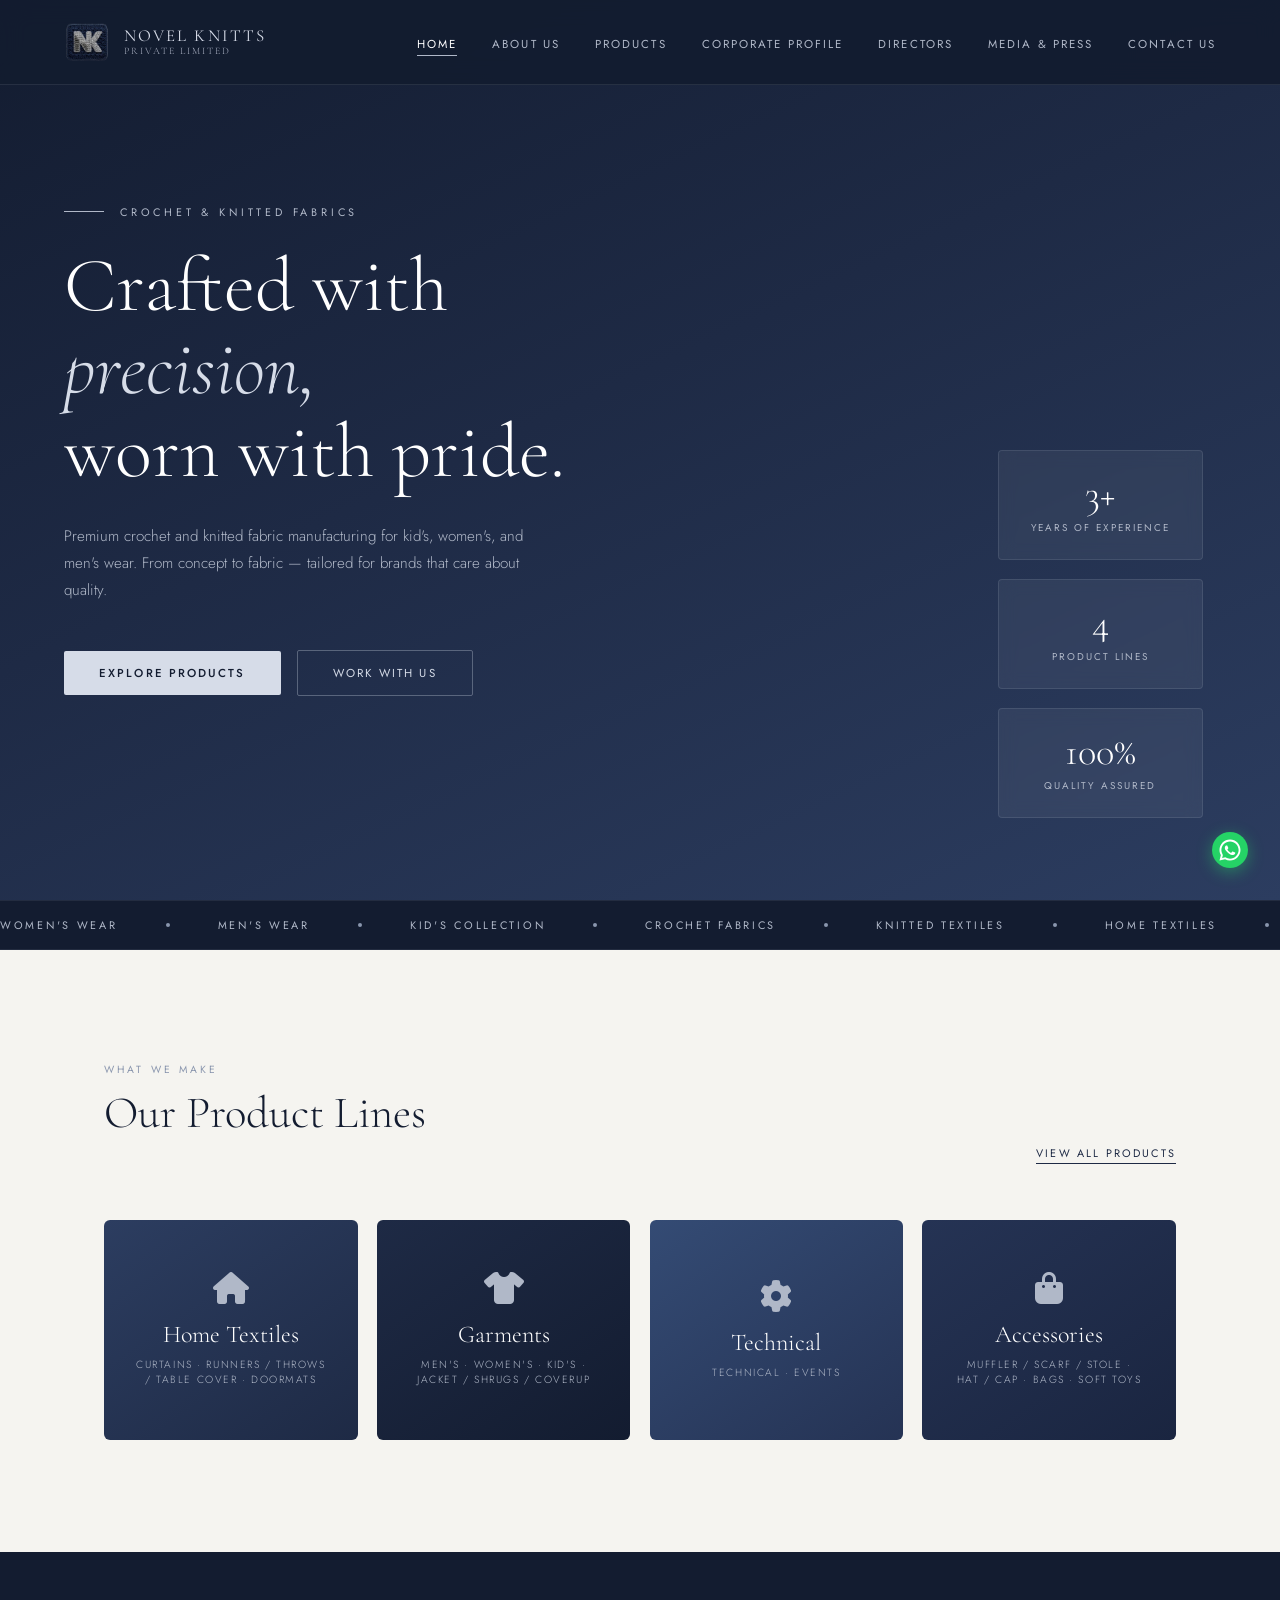
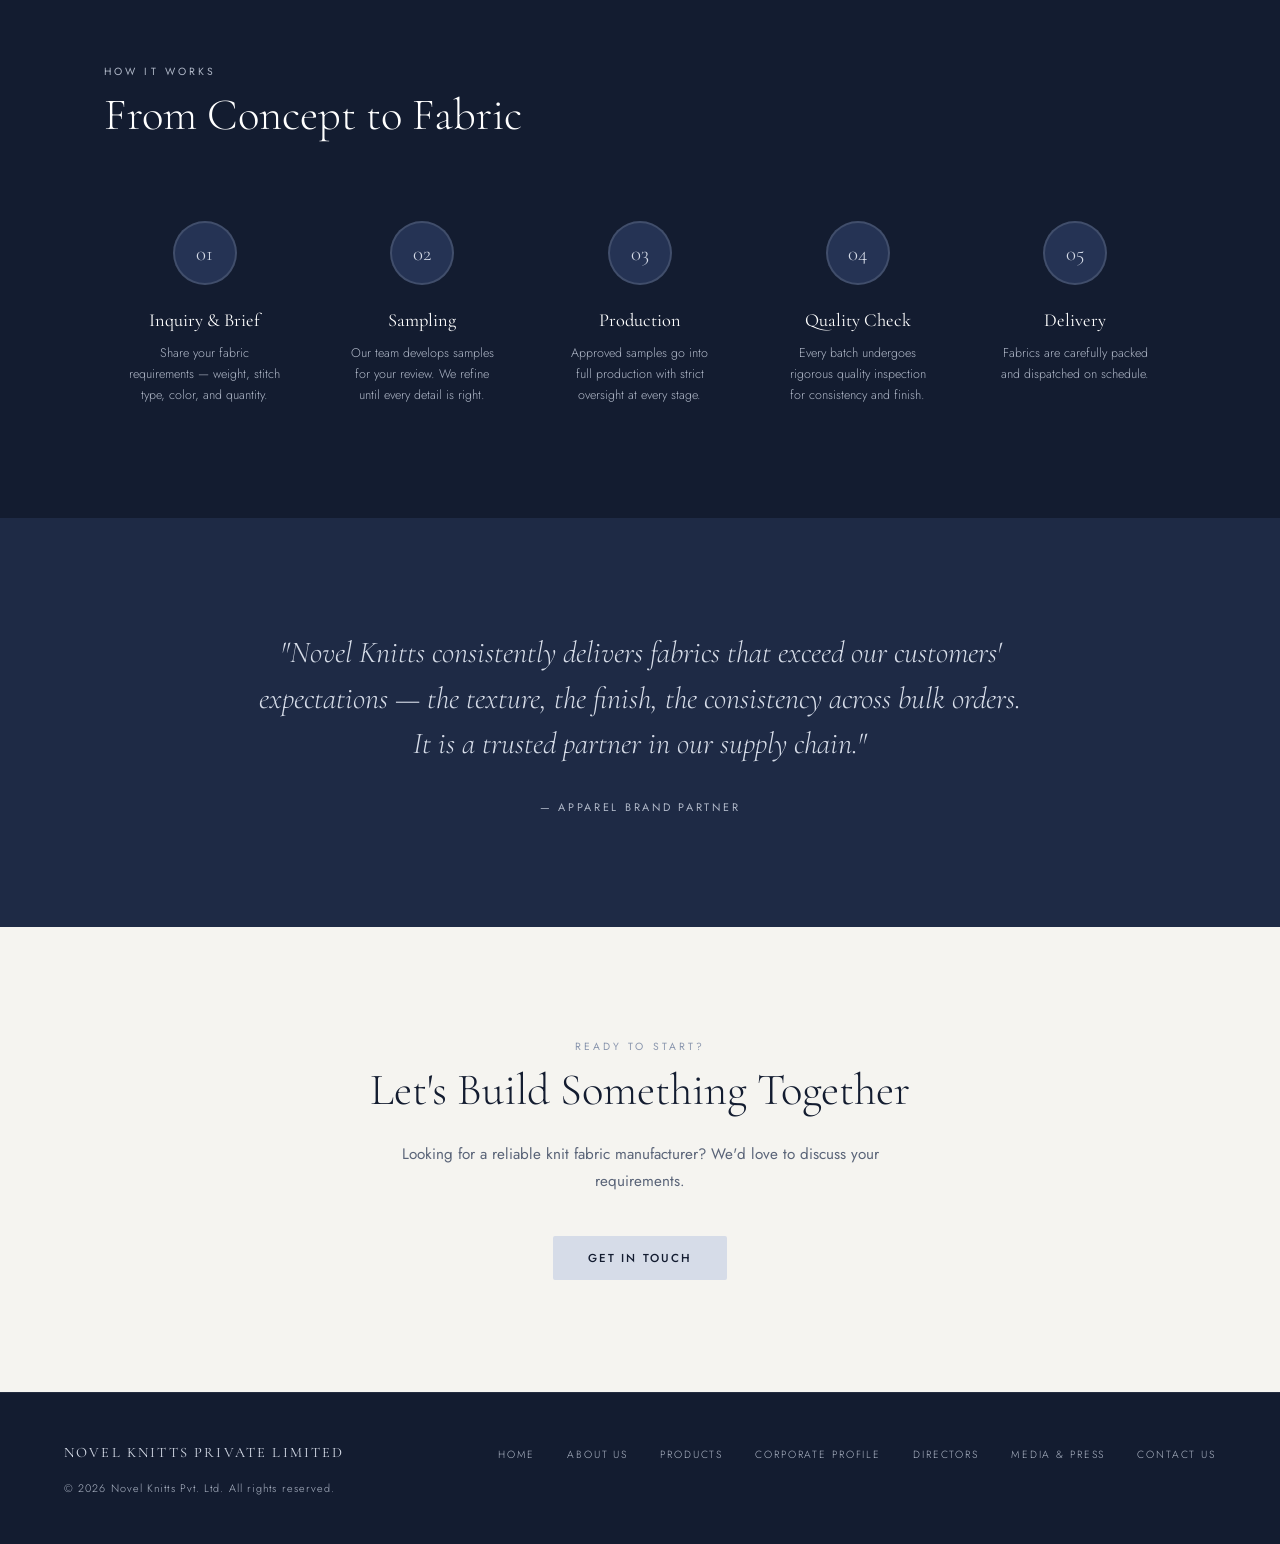
<file: index.html>
<!DOCTYPE html>
<html lang="en">
<head>
  <meta charset="UTF-8"/>
  <link rel="icon" type="image/png" sizes="32x32" href="logo.png"/>
  <link rel="icon" type="image/png" sizes="16x16" href="logo.png"/>
  <link rel="apple-touch-icon" href="logo.png"/>
  <meta name="google-site-verification" content="wB2t5zb90YR2Ey2p0M3j-EXZ-r_NXPEa5HOiyEDlV1o" />
  <meta name="description" content="Novel Knitts Private Limited — Premium crochet fabric manufacturer based in Surat, Gujarat. Supplying garments, home textiles, and more across India."/>
  <meta name="keywords" content="crochet fabric, knitted fabric, textile manufacturer, Surat, Gujarat, Novel Knitts, garments, home textiles, premium fabric"/>
  <meta name="author" content="Novel Knitts Private Limited"/>
  <meta property="og:title" content="Novel Knitts Private Limited"/>
  <meta property="og:description" content="Novel Knitts Private Limited — Premium crochet fabric manufacturer based in Surat, Gujarat. Supplying garments, home textiles, and more across India."/>
  <meta property="og:type" content="website"/>
  
  <meta name="viewport" content="width=device-width, initial-scale=1.0"/>
  <title>Novel Knitts Private Limited</title>
  <link href="https://fonts.googleapis.com/css2?family=Cormorant+Garamond:ital,wght@0,300;0,400;0,600;1,300;1,400&family=Jost:wght@200;300;400;500&display=swap" rel="stylesheet"/>
  <link rel="stylesheet" href="https://cdnjs.cloudflare.com/ajax/libs/font-awesome/6.5.0/css/all.min.css"/>
  <link rel="stylesheet" href="shared.css"/>
</head>
<body>

  <nav>
    <a class="nav-logo" href="index.html">
      <img src="logo.png" class="nav-logo-mark-img" alt="Novel Knitts Logo"/>
      <div class="nav-brand">Novel Knitts<span>Private Limited</span></div>
    </a>
    <ul class="nav-links">
      <li><a href="index.html" class="active">Home</a></li>
      <li><a href="about.html">About Us</a></li>
      <li><a href="products.html">Products</a></li>
      <li><a href="profile.html">Corporate Profile</a></li><li><a href="directors.html">Directors</a></li>
      <li><a href="media.html">Media &amp; Press</a></li>
      <li><a href="contact.html">Contact Us</a></li>
    </ul>
    <button class="hamburger" id="hamburgerBtn"><span></span><span></span><span></span></button>
  </nav>
  <div class="mobile-menu" id="mobileMenu">
    <a href="index.html" class="mobile-link active">Home</a>
    <a href="about.html" class="mobile-link">About Us</a>
    <a href="products.html" class="mobile-link">Products</a>
    <a href="profile.html" class="mobile-link">Corporate Profile</a>
    <a href="directors.html" class="mobile-link">Directors</a>
    <a href="media.html" class="mobile-link">Media &amp; Press</a>
    <a href="contact.html" class="mobile-link">Contact Us</a>
  </div>
  <div class="menu-overlay" id="menuOverlay"></div>

  <!-- HERO -->
  <section class="hero">
    <div class="hero-content">
      <p class="hero-eyebrow">Crochet &amp; Knitted Fabrics</p>
      <h1 class="hero-title">Crafted with<br/><em>precision,</em><br/>worn with pride.</h1>
      <p class="hero-desc">Premium crochet and knitted fabric manufacturing for kid's, women's, and men's wear. From concept to fabric — tailored for brands that care about quality.</p>
      <div class="hero-actions">
        <a href="products.html" class="btn-primary">Explore Products</a>
        <a href="contact.html" class="btn-outline">Work With Us</a>
      </div>
    </div>
    <div class="hero-right">
      <div class="hero-stat"><div class="hero-stat-num">3+</div><div class="hero-stat-label">Years of Experience</div></div>
      <div class="hero-stat"><div class="hero-stat-num">4</div><div class="hero-stat-label">Product Lines</div></div>
      <div class="hero-stat"><div class="hero-stat-num">100%</div><div class="hero-stat-label">Quality Assured</div></div>
    </div>
  </section>

  <!-- MARQUEE -->
  <div class="marquee-wrap">
    <div class="marquee-track">
      <span class="marquee-item">Women's Wear <span class="marquee-dot"></span></span>
      <span class="marquee-item">Men's Wear <span class="marquee-dot"></span></span>
      <span class="marquee-item">Kid's Collection <span class="marquee-dot"></span></span>
      <span class="marquee-item">Crochet Fabrics <span class="marquee-dot"></span></span>
      <span class="marquee-item">Knitted Textiles <span class="marquee-dot"></span></span>
      <span class="marquee-item">Home Textiles <span class="marquee-dot"></span></span>
      <span class="marquee-item">Custom Manufacturing <span class="marquee-dot"></span></span>
      <span class="marquee-item">Premium Quality <span class="marquee-dot"></span></span>
      <span class="marquee-item">Women's Wear <span class="marquee-dot"></span></span>
      <span class="marquee-item">Men's Wear <span class="marquee-dot"></span></span>
      <span class="marquee-item">Kid's Collection <span class="marquee-dot"></span></span>
      <span class="marquee-item">Crochet Fabrics <span class="marquee-dot"></span></span>
      <span class="marquee-item">Knitted Textiles <span class="marquee-dot"></span></span>
      <span class="marquee-item">Home Textiles <span class="marquee-dot"></span></span>
      <span class="marquee-item">Custom Manufacturing <span class="marquee-dot"></span></span>
      <span class="marquee-item">Premium Quality <span class="marquee-dot"></span></span>
    </div>
  </div>

  <!-- PRODUCT CATEGORIES PREVIEW -->
  <section class="section-pad bg-cream">
    <div class="container">
      <div class="section-header">
        <div>
          <p class="section-tag">What We Make</p>
          <h2 class="section-title">Our Product Lines</h2>
        </div>
        <a href="products.html" class="section-link">View All Products</a>
      </div>
      <div class="home-cat-grid">
        <a href="products.html" class="home-cat-card bg-navy1">
          <i class="fa-solid fa-house cat-icon"></i>
          <h3 class="home-cat-name">Home Textiles</h3>
          <p class="home-cat-sub">Curtains · Runners / Throws / Table Cover · Doormats</p>
        </a>
        <a href="products.html" class="home-cat-card bg-navy2">
          <i class="fa-solid fa-shirt cat-icon"></i>
          <h3 class="home-cat-name">Garments</h3>
          <p class="home-cat-sub">Men's · Women's · Kid's · Jacket / Shrugs / Coverup</p>
        </a>
        <a href="products.html" class="home-cat-card bg-navy3">
          <i class="fa-solid fa-gear cat-icon"></i>
          <h3 class="home-cat-name">Technical</h3>
          <p class="home-cat-sub">Technical · Events</p>
        </a>
        <a href="products.html" class="home-cat-card bg-navy4">
          <i class="fa-solid fa-bag-shopping cat-icon"></i>
          <h3 class="home-cat-name">Accessories</h3>
          <p class="home-cat-sub">Muffler / Scarf / Stole · Hat / Cap · Bags · Soft Toys</p>
        </a>
      </div>
    </div>
  </section>

  <!-- PROCESS -->
  <section class="section-pad bg-dark">
    <div class="container">
      <div class="section-header">
        <div>
          <p class="section-tag" style="color:var(--silver)">How It Works</p>
          <h2 class="section-title" style="color:var(--white)">From Concept to Fabric</h2>
        </div>
      </div>
      <div class="process-steps">
        <div class="process-step">
          <div class="step-num">01</div>
          <h3 class="step-title">Inquiry &amp; Brief</h3>
          <p class="step-desc">Share your fabric requirements — weight, stitch type, color, and quantity.</p>
        </div>
        <div class="process-step">
          <div class="step-num">02</div>
          <h3 class="step-title">Sampling</h3>
          <p class="step-desc">Our team develops samples for your review. We refine until every detail is right.</p>
        </div>
        <div class="process-step">
          <div class="step-num">03</div>
          <h3 class="step-title">Production</h3>
          <p class="step-desc">Approved samples go into full production with strict oversight at every stage.</p>
        </div>
        <div class="process-step">
          <div class="step-num">04</div>
          <h3 class="step-title">Quality Check</h3>
          <p class="step-desc">Every batch undergoes rigorous quality inspection for consistency and finish.</p>
        </div>
        <div class="process-step">
          <div class="step-num">05</div>
          <h3 class="step-title">Delivery</h3>
          <p class="step-desc">Fabrics are carefully packed and dispatched on schedule.</p>
        </div>
      </div>
    </div>
  </section>

  <!-- TESTIMONIAL -->
  <section class="section-pad bg-navy">
    <div class="container text-center">
      <p class="testimonial-text">"Novel Knitts consistently delivers fabrics that exceed our customers' expectations — the texture, the finish, the consistency across bulk orders. It is a trusted partner in our supply chain."</p>
      <p class="testimonial-author">— Apparel Brand Partner</p>
    </div>
  </section>

  <!-- CTA -->
  <section class="section-pad bg-cream">
    <div class="container text-center">
      <p class="section-tag">Ready to Start?</p>
      <h2 class="section-title" style="margin-bottom:1.5rem;">Let's Build Something Together</h2>
      <p style="font-size:0.95rem;color:#5a6478;max-width:500px;margin:0 auto 2.5rem;line-height:1.8;">Looking for a reliable knit fabric manufacturer? We'd love to discuss your requirements.</p>
      <a href="contact.html" class="btn-primary">Get In Touch</a>
    </div>
  </section>

  <!-- WHATSAPP -->
  <a href="https://wa.me/919993822323" target="_blank" class="whatsapp-btn" title="Chat on WhatsApp">
    <svg viewBox="0 0 48 48" width="36" height="36" xmlns="http://www.w3.org/2000/svg">
      <circle cx="24" cy="24" r="24" fill="#25D366"/>
      <path fill="white" d="M24 10C16.27 10 10 16.27 10 24c0 2.49.67 4.82 1.84 6.83L10 38l7.38-1.81A13.93 13.93 0 0 0 24 38c7.73 0 14-6.27 14-14S31.73 10 24 10zm0 25.5c-2.1 0-4.07-.57-5.76-1.56l-.41-.24-4.28 1.02.99-3.96-.27-.42A11.44 11.44 0 0 1 12.5 24c0-6.34 5.16-11.5 11.5-11.5S35.5 17.66 35.5 24 30.34 35.5 24 35.5zm6.29-8.43c-.34-.17-2.03-.99-2.35-1.1-.31-.11-.54-.17-.77.17-.23.34-.88 1.1-1.08 1.33-.2.23-.4.26-.74.09-.34-.17-1.44-.53-2.74-1.69-1.01-.9-1.7-2.01-1.9-2.35-.2-.34-.02-.52.15-.69.15-.15.34-.4.51-.6.17-.2.23-.34.34-.57.11-.23.06-.43-.03-.6-.09-.17-.77-1.85-1.05-2.53-.28-.67-.56-.58-.77-.59l-.65-.01c-.23 0-.6.09-.91.43-.31.34-1.19 1.16-1.19 2.83s1.22 3.28 1.39 3.51c.17.23 2.4 3.67 5.82 5.14.81.35 1.45.56 1.94.72.82.26 1.56.22 2.15.13.66-.1 2.03-.83 2.32-1.62.29-.8.29-1.48.2-1.62-.08-.14-.31-.23-.65-.4z"/>
    </svg>
  </a>

  <footer>
    <div class="footer-brand">Novel Knitts Private Limited</div>
    <ul class="footer-links">
      <li><a href="index.html">Home</a></li>
      <li><a href="about.html">About Us</a></li>
      <li><a href="products.html">Products</a></li>
      <li><a href="profile.html">Corporate Profile</a></li><li><a href="directors.html">Directors</a></li>
      <li><a href="media.html">Media &amp; Press</a></li>
      <li><a href="contact.html">Contact Us</a></li>
    </ul>
    <p class="footer-copy">© 2026 Novel Knitts Pvt. Ltd. All rights reserved.</p>
  </footer>

  <script src="shared.js"></script>

<style>
  [data-netlify-deploy-id], .netlify-badge, 
  a[href*="netlify.com"][style*="fixed"],
  div[style*="z-index: 99999"], div[style*="z-index:99999"],
  #netlify-dev-badge { 
    display:none!important; opacity:0!important; visibility:hidden!important; 
    pointer-events:none!important; height:0!important; width:0!important;
  }
</style>
<script>
  (function() {
    function removeNetlify() {
      document.querySelectorAll('*').forEach(function(el) {
        var style = el.getAttribute('style') || '';
        var href = el.getAttribute('href') || '';
        if ((style.includes('fixed') || style.includes('z-index')) && href.includes('netlify')) {
          el.parentElement && el.parentElement.remove();
        }
      });
    }
    setTimeout(removeNetlify, 500);
    setTimeout(removeNetlify, 1500);
    setTimeout(removeNetlify, 3000);
    var obs = new MutationObserver(removeNetlify);
    obs.observe(document.body, {childList:true, subtree:true});
  })();
</script>
</body>
</html>
</file>
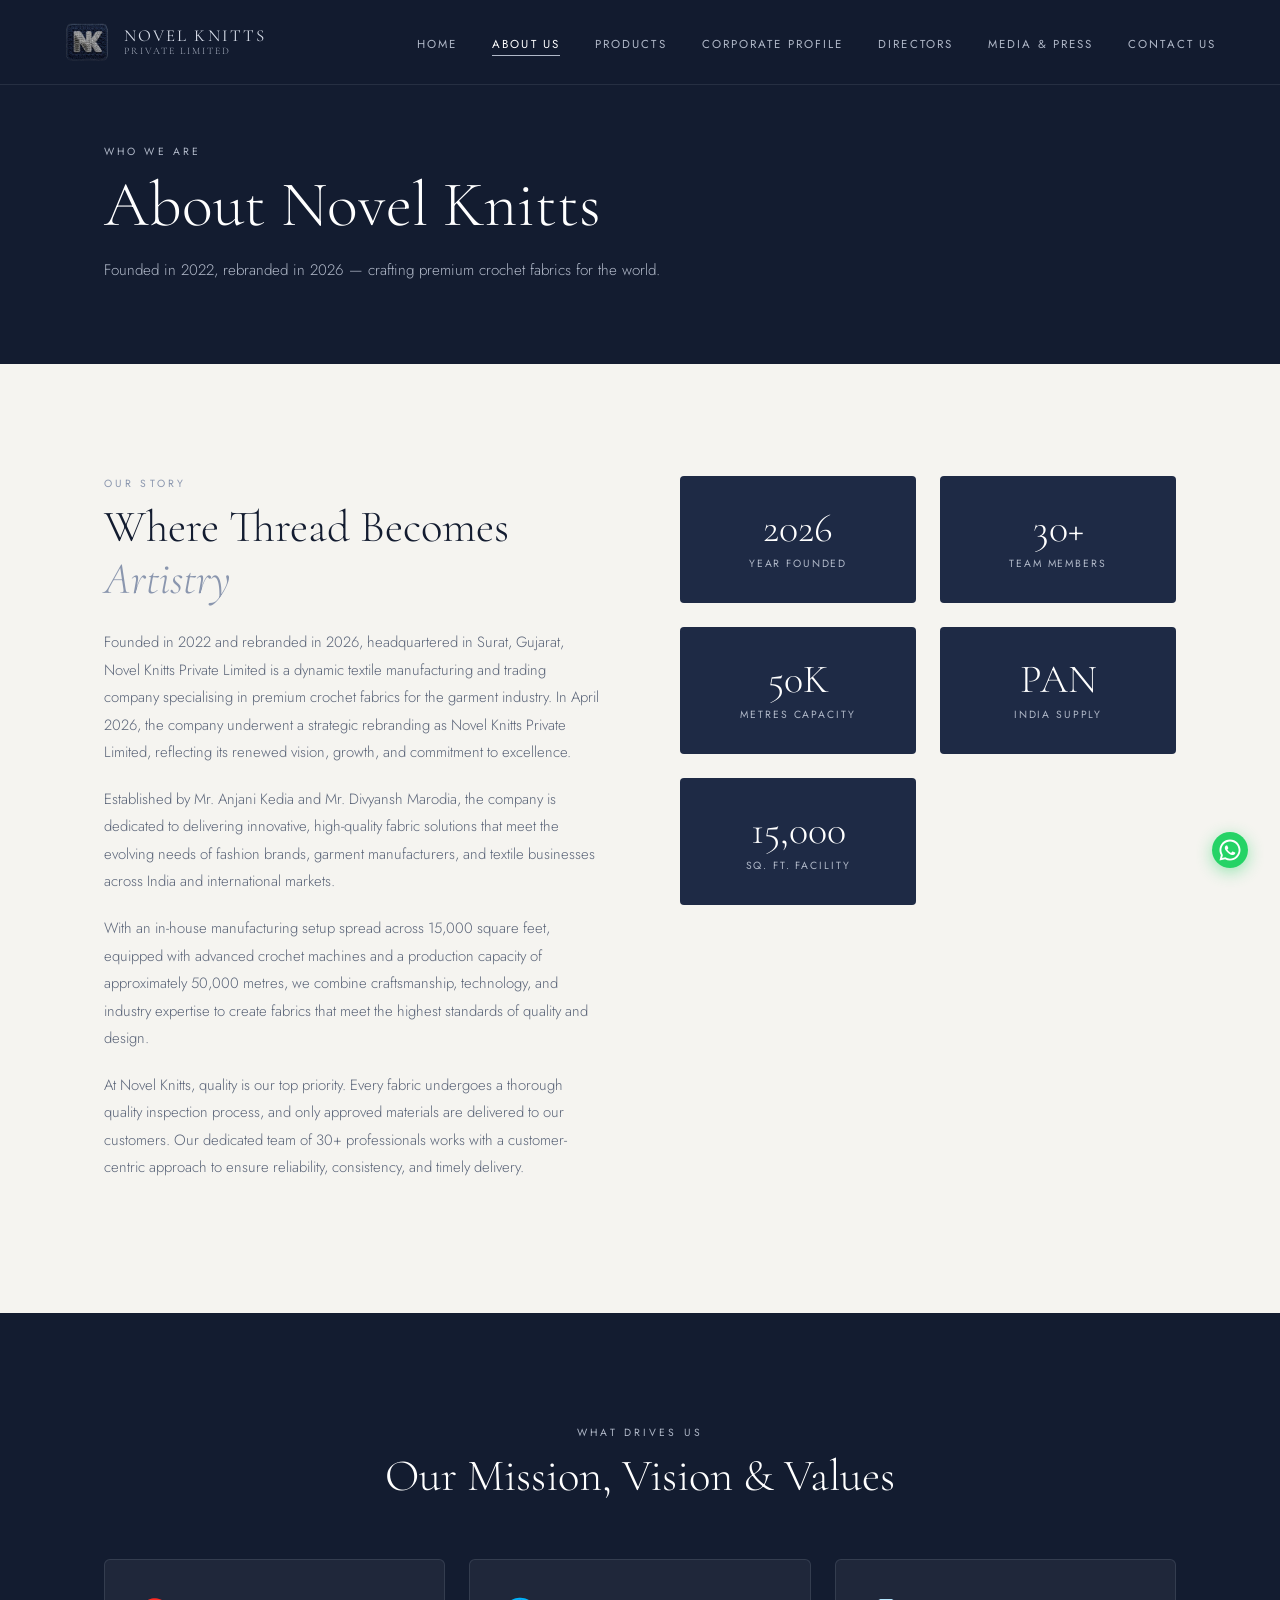
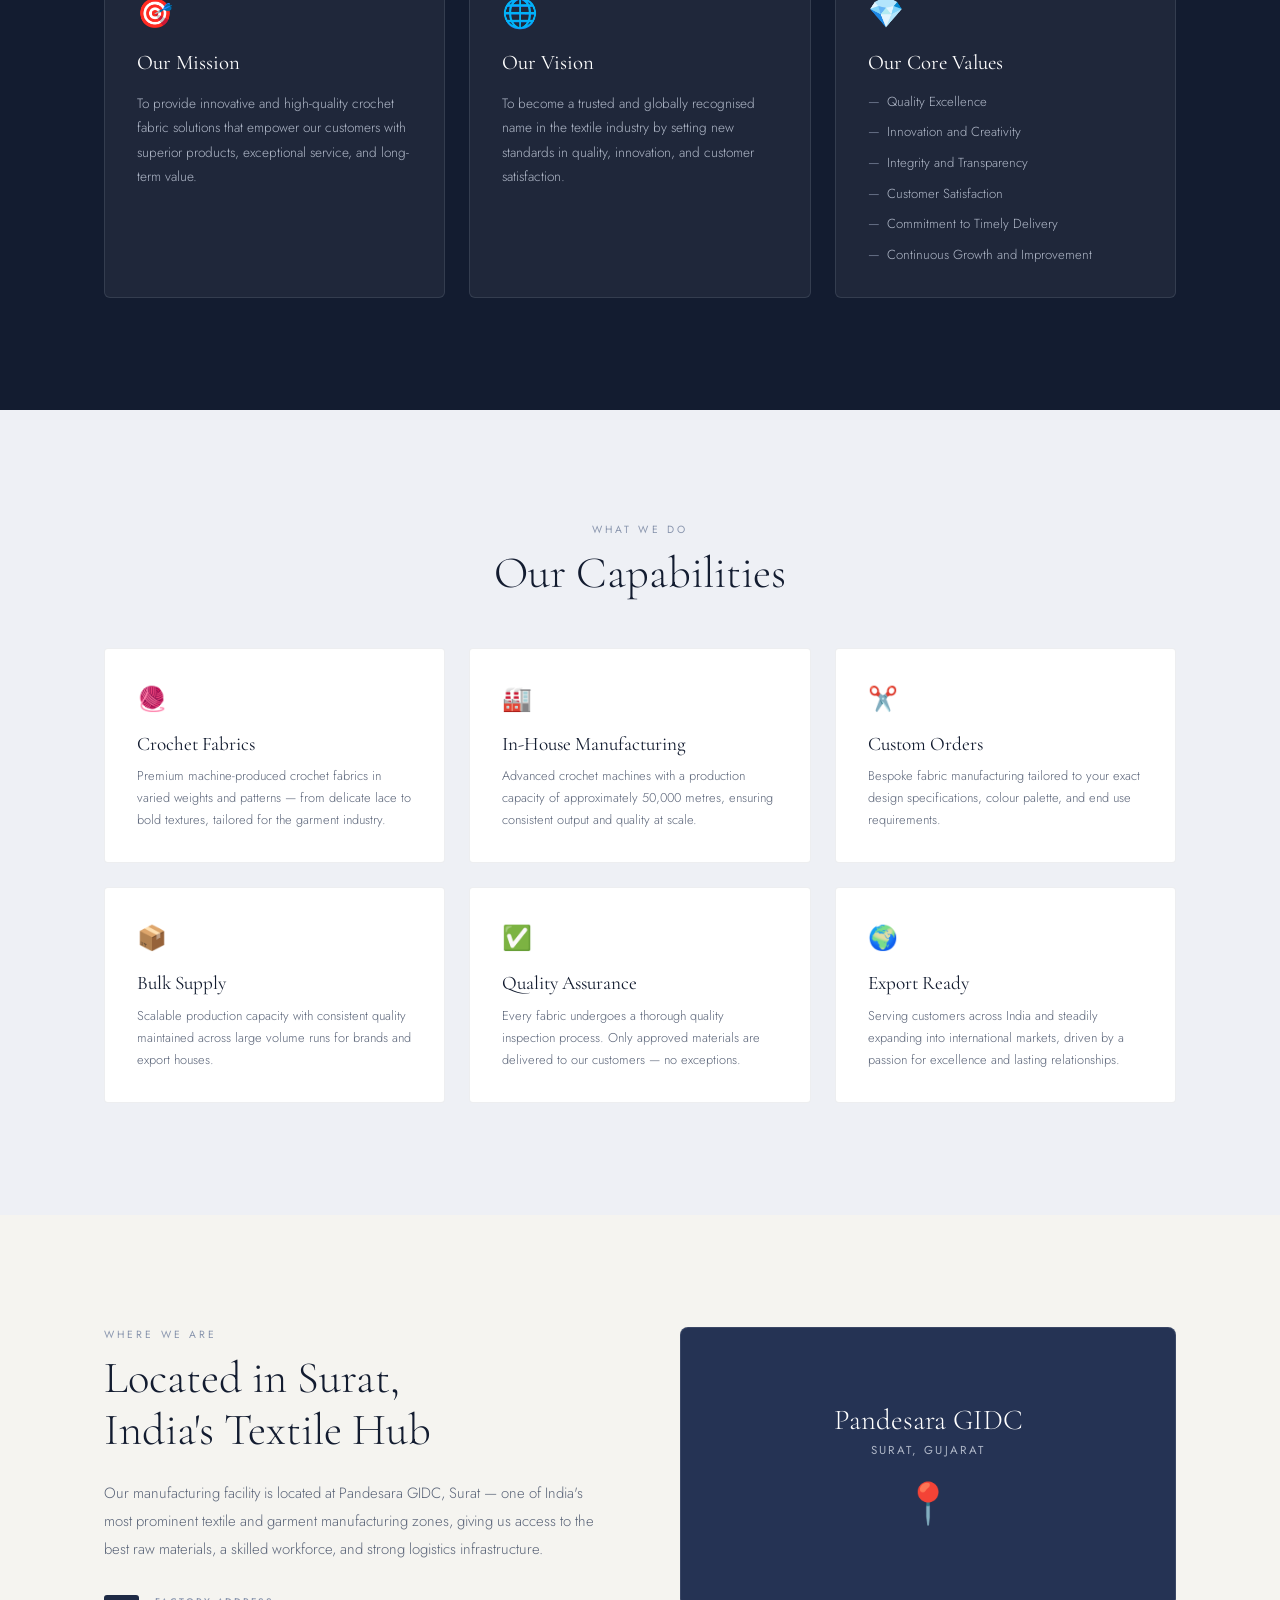
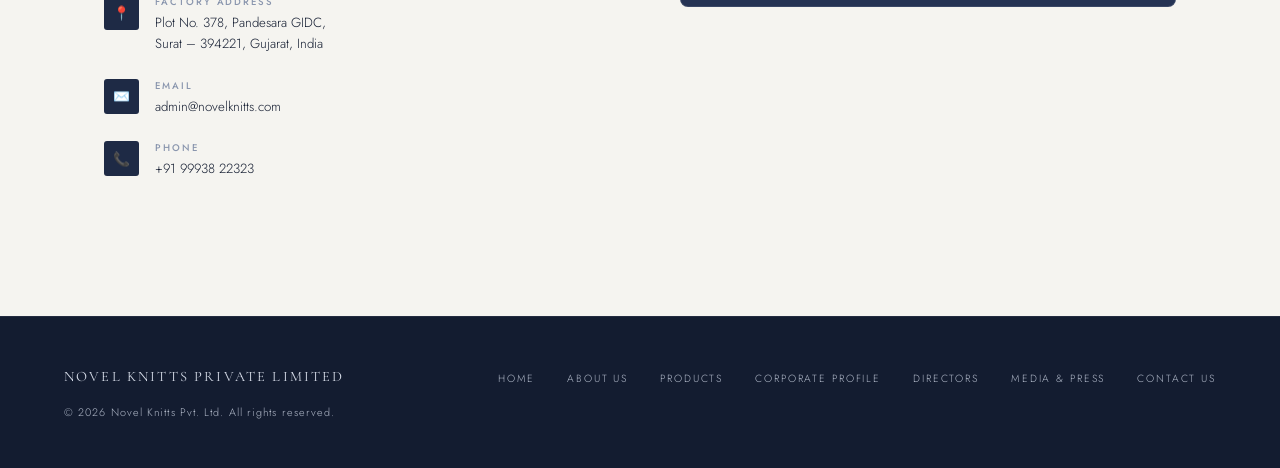
<file: about.html>
<!DOCTYPE html>
<html lang="en">
<head>
  <meta charset="UTF-8"/>
  <link rel="icon" type="image/png" sizes="32x32" href="logo.png"/>
  <link rel="icon" type="image/png" sizes="16x16" href="logo.png"/>
  <link rel="apple-touch-icon" href="logo.png"/>
  <meta name="google-site-verification" content="wB2t5zb90YR2Ey2p0M3j-EXZ-r_NXPEa5HOiyEDlV1o" />
  <meta name="description" content="Learn about Novel Knitts Private Limited — founded in 2022, rebranded in 2026. Premium crochet fabric manufacturer in Surat, Gujarat."/>
  <meta name="keywords" content="crochet fabric, knitted fabric, textile manufacturer, Surat, Gujarat, Novel Knitts, garments, home textiles, premium fabric"/>
  <meta name="author" content="Novel Knitts Private Limited"/>
  <meta property="og:title" content="Novel Knitts Private Limited"/>
  <meta property="og:description" content="Learn about Novel Knitts Private Limited — founded in 2022, rebranded in 2026. Premium crochet fabric manufacturer in Surat, Gujarat."/>
  <meta property="og:type" content="website"/>
  
  <meta name="viewport" content="width=device-width, initial-scale=1.0"/>
  <title>About Us — Novel Knitts Private Limited</title>
  <link href="https://fonts.googleapis.com/css2?family=Cormorant+Garamond:ital,wght@0,300;0,400;0,600;1,300;1,400&family=Jost:wght@200;300;400;500&display=swap" rel="stylesheet"/>
  <link rel="stylesheet" href="https://cdnjs.cloudflare.com/ajax/libs/font-awesome/6.5.0/css/all.min.css"/>
  <link rel="stylesheet" href="shared.css"/>
</head>
<body>

  <nav>
    <a class="nav-logo" href="index.html">
      <img src="logo.png" class="nav-logo-mark-img" alt="Novel Knitts Logo"/>
      <div class="nav-brand">Novel Knitts<span>Private Limited</span></div>
    </a>
    <ul class="nav-links">
      <li><a href="index.html">Home</a></li>
      <li><a href="about.html" class="active">About Us</a></li>
      <li><a href="products.html">Products</a></li>
      <li><a href="profile.html">Corporate Profile</a></li><li><a href="directors.html">Directors</a></li>
      <li><a href="media.html">Media &amp; Press</a></li>
      <li><a href="contact.html">Contact Us</a></li>
    </ul>
    <button class="hamburger" id="hamburgerBtn"><span></span><span></span><span></span></button>
  </nav>
  <div class="mobile-menu" id="mobileMenu">
    <a href="index.html" class="mobile-link">Home</a>
    <a href="about.html" class="mobile-link active">About Us</a>
    <a href="products.html" class="mobile-link">Products</a>
    <a href="profile.html" class="mobile-link">Corporate Profile</a>
    <a href="directors.html" class="mobile-link">Directors</a>
    <a href="media.html" class="mobile-link">Media &amp; Press</a>
    <a href="contact.html" class="mobile-link">Contact Us</a>
  </div>
  <div class="menu-overlay" id="menuOverlay"></div>

  <!-- PAGE HERO -->
  <section class="page-hero bg-dark">
    <div class="container">
      <p class="section-tag" style="color:var(--silver)">Who We Are</p>
      <h1 class="page-hero-title">About Novel Knitts</h1>
      <p class="page-hero-desc">Founded in 2022, rebranded in 2026 — crafting premium crochet fabrics for the world.</p>
    </div>
  </section>

  <!-- STORY -->
  <section class="section-pad bg-cream">
    <div class="container two-col">
      <div>
        <p class="section-tag">Our Story</p>
        <h2 class="section-title">Where Thread Becomes <em>Artistry</em></h2>
        <p class="body-text">Founded in 2022 and rebranded in 2026, headquartered in Surat, Gujarat, Novel Knitts Private Limited is a dynamic textile manufacturing and trading company specialising in premium crochet fabrics for the garment industry. In April 2026, the company underwent a strategic rebranding as Novel Knitts Private Limited, reflecting its renewed vision, growth, and commitment to excellence.</p>
        <p class="body-text">Established by Mr. Anjani Kedia and Mr. Divyansh Marodia, the company is dedicated to delivering innovative, high-quality fabric solutions that meet the evolving needs of fashion brands, garment manufacturers, and textile businesses across India and international markets.</p>
        <p class="body-text">With an in-house manufacturing setup spread across 15,000 square feet, equipped with advanced crochet machines and a production capacity of approximately 50,000 metres, we combine craftsmanship, technology, and industry expertise to create fabrics that meet the highest standards of quality and design.</p>
        <p class="body-text">At Novel Knitts, quality is our top priority. Every fabric undergoes a thorough quality inspection process, and only approved materials are delivered to our customers. Our dedicated team of 30+ professionals works with a customer-centric approach to ensure reliability, consistency, and timely delivery.</p>
      </div>
      <div class="about-stats-grid">
        <div class="about-stat">
          <div class="about-stat-num">2026</div>
          <div class="about-stat-label">Year Founded</div>
        </div>
        <div class="about-stat">
          <div class="about-stat-num">30+</div>
          <div class="about-stat-label">Team Members</div>
        </div>
        <div class="about-stat">
          <div class="about-stat-num">50K</div>
          <div class="about-stat-label">Metres Capacity</div>
        </div>
        <div class="about-stat">
          <div class="about-stat-num">PAN</div>
          <div class="about-stat-label">India Supply</div>
        </div>
        <div class="about-stat">
          <div class="about-stat-num">15,000</div>
          <div class="about-stat-label">Sq. Ft. Facility</div>
        </div>
      </div>
    </div>
  </section>

  <!-- MISSION VISION VALUES -->
  <section class="section-pad bg-dark">
    <div class="container">
      <div class="text-center" style="margin-bottom:3.5rem;">
        <p class="section-tag" style="color:var(--silver)">What Drives Us</p>
        <h2 class="section-title" style="color:var(--white)">Our Mission, Vision &amp; Values</h2>
      </div>
      <div class="mvv-grid">
        <div class="mvv-card">
          <div class="mvv-icon">🎯</div>
          <h3 class="mvv-title">Our Mission</h3>
          <p class="mvv-text">To provide innovative and high-quality crochet fabric solutions that empower our customers with superior products, exceptional service, and long-term value.</p>
        </div>
        <div class="mvv-card">
          <div class="mvv-icon">🌐</div>
          <h3 class="mvv-title">Our Vision</h3>
          <p class="mvv-text">To become a trusted and globally recognised name in the textile industry by setting new standards in quality, innovation, and customer satisfaction.</p>
        </div>
        <div class="mvv-card">
          <div class="mvv-icon">💎</div>
          <h3 class="mvv-title">Our Core Values</h3>
          <ul class="mvv-list">
            <li>Quality Excellence</li>
            <li>Innovation and Creativity</li>
            <li>Integrity and Transparency</li>
            <li>Customer Satisfaction</li>
            <li>Commitment to Timely Delivery</li>
            <li>Continuous Growth and Improvement</li>
          </ul>
        </div>
      </div>
    </div>
  </section>

  <!-- CAPABILITIES -->
  <section class="section-pad bg-silver-pale">
    <div class="container">
      <div class="text-center" style="margin-bottom:3rem;">
        <p class="section-tag">What We Do</p>
        <h2 class="section-title">Our Capabilities</h2>
      </div>
      <div class="feat-grid">
        <div class="feat-card">
          <div class="feat-icon">🧶</div>
          <h3 class="feat-name">Crochet Fabrics</h3>
          <p class="feat-desc">Premium machine-produced crochet fabrics in varied weights and patterns — from delicate lace to bold textures, tailored for the garment industry.</p>
        </div>
        <div class="feat-card">
          <div class="feat-icon">🏭</div>
          <h3 class="feat-name">In-House Manufacturing</h3>
          <p class="feat-desc">Advanced crochet machines with a production capacity of approximately 50,000 metres, ensuring consistent output and quality at scale.</p>
        </div>
        <div class="feat-card">
          <div class="feat-icon">✂️</div>
          <h3 class="feat-name">Custom Orders</h3>
          <p class="feat-desc">Bespoke fabric manufacturing tailored to your exact design specifications, colour palette, and end use requirements.</p>
        </div>
        <div class="feat-card">
          <div class="feat-icon">📦</div>
          <h3 class="feat-name">Bulk Supply</h3>
          <p class="feat-desc">Scalable production capacity with consistent quality maintained across large volume runs for brands and export houses.</p>
        </div>
        <div class="feat-card">
          <div class="feat-icon">✅</div>
          <h3 class="feat-name">Quality Assurance</h3>
          <p class="feat-desc">Every fabric undergoes a thorough quality inspection process. Only approved materials are delivered to our customers — no exceptions.</p>
        </div>
        <div class="feat-card">
          <div class="feat-icon">🌍</div>
          <h3 class="feat-name">Export Ready</h3>
          <p class="feat-desc">Serving customers across India and steadily expanding into international markets, driven by a passion for excellence and lasting relationships.</p>
        </div>
      </div>
    </div>
  </section>

  <!-- LOCATION -->
  <section class="section-pad bg-cream">
    <div class="container two-col">
      <div>
        <p class="section-tag">Where We Are</p>
        <h2 class="section-title">Located in Surat,<br/>India's Textile Hub</h2>
        <p class="body-text">Our manufacturing facility is located at Pandesara GIDC, Surat — one of India's most prominent textile and garment manufacturing zones, giving us access to the best raw materials, a skilled workforce, and strong logistics infrastructure.</p>
        <div class="contact-detail" style="margin-top:2rem;">
          <div class="contact-detail-icon">📍</div>
          <div>
            <div class="contact-detail-label">Factory Address</div>
            <div class="contact-detail-text">Plot No. 378, Pandesara GIDC,<br/>Surat – 394221, Gujarat, India</div>
          </div>
        </div>
        <div class="contact-detail">
          <div class="contact-detail-icon">✉️</div>
          <div>
            <div class="contact-detail-label">Email</div>
            <div class="contact-detail-text">admin@novelknitts.com</div>
          </div>
        </div>
        <div class="contact-detail">
          <div class="contact-detail-icon">📞</div>
          <div>
            <div class="contact-detail-label">Phone</div>
            <div class="contact-detail-text">+91 99938 22323</div>
          </div>
        </div>
      </div>
      <div class="location-card">
        <div class="location-card-inner">
          <p class="location-label">Pandesara GIDC</p>
          <p class="location-sublabel">Surat, Gujarat</p>
          <p class="location-pin">📍</p>
        </div>
      </div>
    </div>
  </section>

  <a href="https://wa.me/919993822323" target="_blank" class="whatsapp-btn">
    <svg viewBox="0 0 48 48" width="36" height="36" xmlns="http://www.w3.org/2000/svg">
      <circle cx="24" cy="24" r="24" fill="#25D366"/>
      <path fill="white" d="M24 10C16.27 10 10 16.27 10 24c0 2.49.67 4.82 1.84 6.83L10 38l7.38-1.81A13.93 13.93 0 0 0 24 38c7.73 0 14-6.27 14-14S31.73 10 24 10zm0 25.5c-2.1 0-4.07-.57-5.76-1.56l-.41-.24-4.28 1.02.99-3.96-.27-.42A11.44 11.44 0 0 1 12.5 24c0-6.34 5.16-11.5 11.5-11.5S35.5 17.66 35.5 24 30.34 35.5 24 35.5zm6.29-8.43c-.34-.17-2.03-.99-2.35-1.1-.31-.11-.54-.17-.77.17-.23.34-.88 1.1-1.08 1.33-.2.23-.4.26-.74.09-.34-.17-1.44-.53-2.74-1.69-1.01-.9-1.7-2.01-1.9-2.35-.2-.34-.02-.52.15-.69.15-.15.34-.4.51-.6.17-.2.23-.34.34-.57.11-.23.06-.43-.03-.6-.09-.17-.77-1.85-1.05-2.53-.28-.67-.56-.58-.77-.59l-.65-.01c-.23 0-.6.09-.91.43-.31.34-1.19 1.16-1.19 2.83s1.22 3.28 1.39 3.51c.17.23 2.4 3.67 5.82 5.14.81.35 1.45.56 1.94.72.82.26 1.56.22 2.15.13.66-.1 2.03-.83 2.32-1.62.29-.8.29-1.48.2-1.62-.08-.14-.31-.23-.65-.4z"/>
    </svg>
  </a>

  <footer>
    <div class="footer-brand">Novel Knitts Private Limited</div>
    <ul class="footer-links">
      <li><a href="index.html">Home</a></li>
      <li><a href="about.html">About Us</a></li>
      <li><a href="products.html">Products</a></li>
      <li><a href="profile.html">Corporate Profile</a></li><li><a href="directors.html">Directors</a></li>
      <li><a href="media.html">Media &amp; Press</a></li>
      <li><a href="contact.html">Contact Us</a></li>
    </ul>
    <p class="footer-copy">© 2026 Novel Knitts Pvt. Ltd. All rights reserved.</p>
  </footer>

  <script src="shared.js"></script>

<style>
  [data-netlify-deploy-id], .netlify-badge, 
  a[href*="netlify.com"][style*="fixed"],
  div[style*="z-index: 99999"], div[style*="z-index:99999"],
  #netlify-dev-badge { 
    display:none!important; opacity:0!important; visibility:hidden!important; 
    pointer-events:none!important; height:0!important; width:0!important;
  }
</style>
<script>
  (function() {
    function removeNetlify() {
      document.querySelectorAll('*').forEach(function(el) {
        var style = el.getAttribute('style') || '';
        var href = el.getAttribute('href') || '';
        if ((style.includes('fixed') || style.includes('z-index')) && href.includes('netlify')) {
          el.parentElement && el.parentElement.remove();
        }
      });
    }
    setTimeout(removeNetlify, 500);
    setTimeout(removeNetlify, 1500);
    setTimeout(removeNetlify, 3000);
    var obs = new MutationObserver(removeNetlify);
    obs.observe(document.body, {childList:true, subtree:true});
  })();
</script>
</body>
</html>
</file>
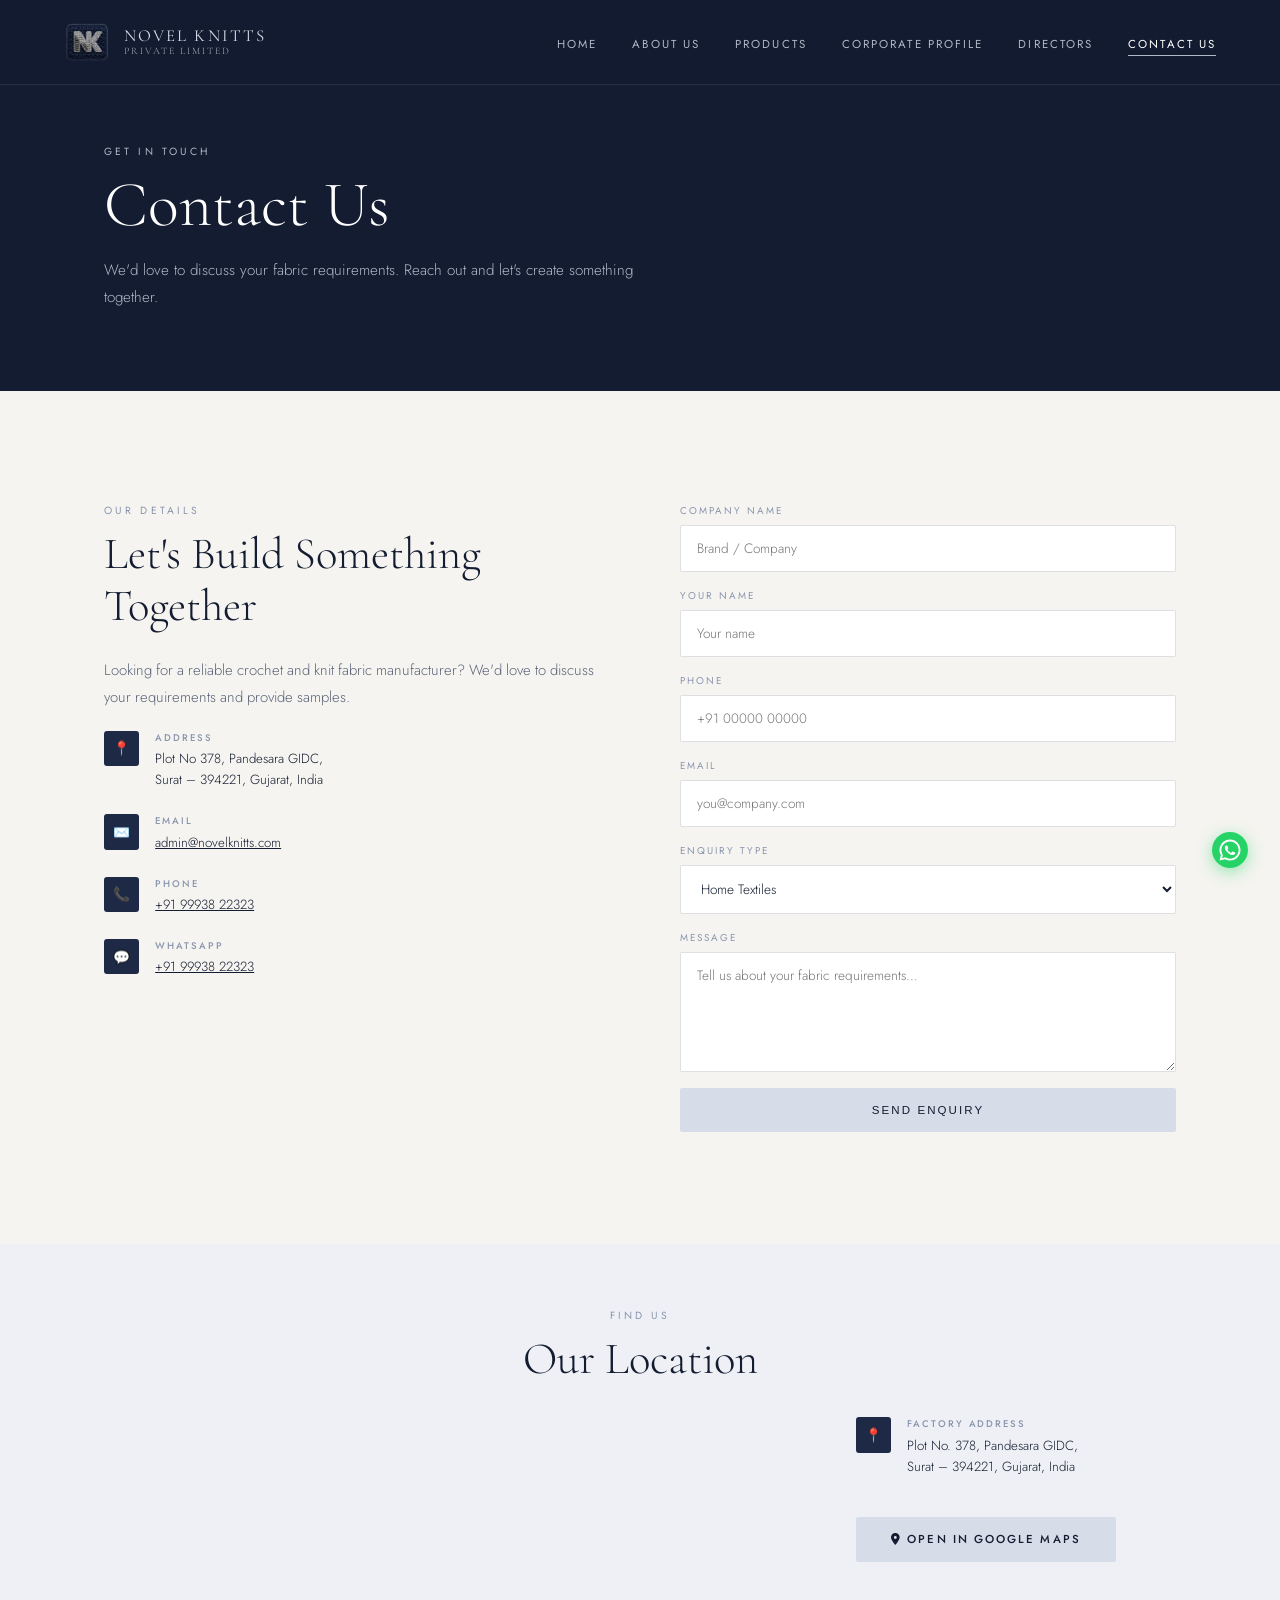
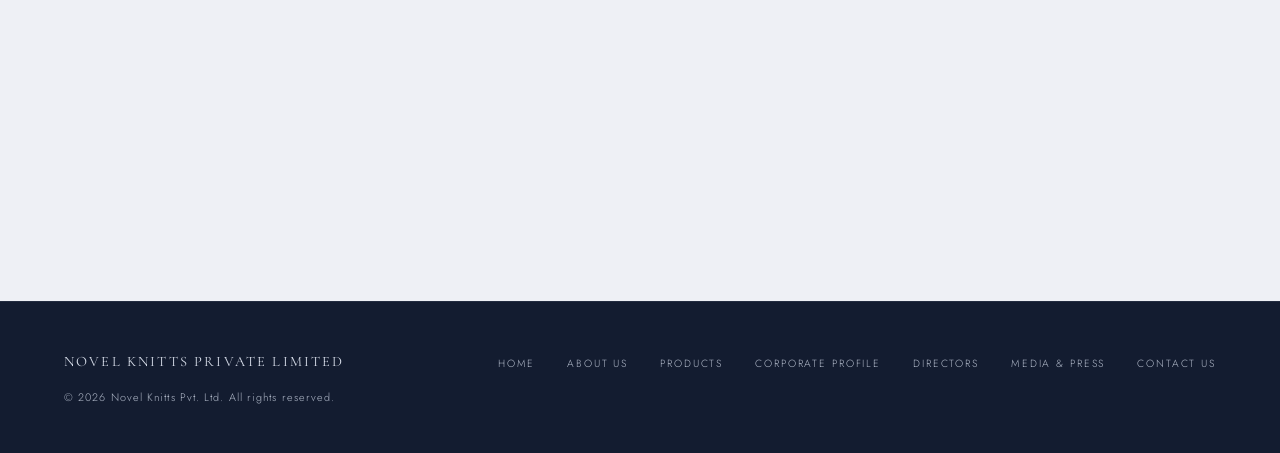
<file: contact.html>
<!DOCTYPE html>
<html lang="en">
<head>
  <meta charset="UTF-8"/>
  <link rel="icon" type="image/png" sizes="32x32" href="logo.png"/>
  <link rel="icon" type="image/png" sizes="16x16" href="logo.png"/>
  <link rel="apple-touch-icon" href="logo.png"/>
  <meta name="google-site-verification" content="wB2t5zb90YR2Ey2p0M3j-EXZ-r_NXPEa5HOiyEDlV1o" />
  <meta name="description" content="Contact Novel Knitts Private Limited. Plot No 378, Pandesara GIDC, Surat. Phone: +91 99938 22323. Email: admin@novelknitts.com"/>
  <meta name="keywords" content="crochet fabric, knitted fabric, textile manufacturer, Surat, Gujarat, Novel Knitts, garments, home textiles, premium fabric"/>
  <meta name="author" content="Novel Knitts Private Limited"/>
  <meta property="og:title" content="Novel Knitts Private Limited"/>
  <meta property="og:description" content="Contact Novel Knitts Private Limited. Plot No 378, Pandesara GIDC, Surat. Phone: +91 99938 22323. Email: admin@novelknitts.com"/>
  <meta property="og:type" content="website"/>
  
  <meta name="viewport" content="width=device-width, initial-scale=1.0"/>
  <title>Contact Us — Novel Knitts Private Limited</title>
  <link href="https://fonts.googleapis.com/css2?family=Cormorant+Garamond:ital,wght@0,300;0,400;0,600;1,300;1,400&family=Jost:wght@200;300;400;500&display=swap" rel="stylesheet"/>
  <link rel="stylesheet" href="https://cdnjs.cloudflare.com/ajax/libs/font-awesome/6.5.0/css/all.min.css"/>
  <link rel="stylesheet" href="shared.css"/>
</head>
<body>

  <nav>
    <a class="nav-logo" href="index.html">
      <img src="logo.png" class="nav-logo-mark-img" alt="Novel Knitts Logo"/>
      <div class="nav-brand">Novel Knitts<span>Private Limited</span></div>
    </a>
    <ul class="nav-links">
      <li><a href="index.html">Home</a></li>
      <li><a href="about.html">About Us</a></li>
      <li><a href="products.html">Products</a></li>
      <li><a href="profile.html">Corporate Profile</a></li><li><a href="directors.html">Directors</a></li>
      <li><a href="contact.html" class="active">Contact Us</a></li>
    </ul>
    <button class="hamburger" id="hamburgerBtn"><span></span><span></span><span></span></button>
  </nav>
  <div class="mobile-menu" id="mobileMenu">
    <a href="index.html" class="mobile-link">Home</a>
    <a href="about.html" class="mobile-link">About Us</a>
    <a href="products.html" class="mobile-link">Products</a>
    <a href="profile.html" class="mobile-link">Corporate Profile</a>
    <a href="directors.html" class="mobile-link">Directors</a>
    <a href="contact.html" class="mobile-link active">Contact Us</a>
  </div>
  <div class="menu-overlay" id="menuOverlay"></div>

  <!-- PAGE HERO -->
  <section class="page-hero bg-dark">
    <div class="container">
      <p class="section-tag" style="color:var(--silver)">Get In Touch</p>
      <h1 class="page-hero-title">Contact Us</h1>
      <p class="page-hero-desc">We'd love to discuss your fabric requirements. Reach out and let's create something together.</p>
    </div>
  </section>

  <!-- CONTACT CONTENT -->
  <section class="section-pad bg-cream">
    <div class="container two-col">

      <!-- Info -->
      <div>
        <p class="section-tag">Our Details</p>
        <h2 class="section-title">Let's Build Something Together</h2>
        <p class="body-text">Looking for a reliable crochet and knit fabric manufacturer? We'd love to discuss your requirements and provide samples.</p>

        <div class="contact-detail">
          <div class="contact-detail-icon">📍</div>
          <div>
            <div class="contact-detail-label">Address</div>
            <div class="contact-detail-text">Plot No 378, Pandesara GIDC,<br/>Surat – 394221, Gujarat, India</div>
          </div>
        </div>
        <div class="contact-detail">
          <div class="contact-detail-icon">✉️</div>
          <div>
            <div class="contact-detail-label">Email</div>
            <div class="contact-detail-text"><a href="mailto:admin@novelknitts.com" style="color:inherit;">admin@novelknitts.com</a></div>
          </div>
        </div>
        <div class="contact-detail">
          <div class="contact-detail-icon">📞</div>
          <div>
            <div class="contact-detail-label">Phone</div>
            <div class="contact-detail-text"><a href="tel:+919993822323" style="color:inherit;">+91 99938 22323</a></div>
          </div>
        </div>
        <div class="contact-detail">
          <div class="contact-detail-icon">💬</div>
          <div>
            <div class="contact-detail-label">WhatsApp</div>
            <div class="contact-detail-text"><a href="https://wa.me/919993822323" target="_blank" style="color:inherit;">+91 99938 22323</a></div>
          </div>
        </div>
      </div>

      <!-- Form -->
      <div>
        <div class="contact-form" id="contactForm">
          <div class="form-group">
            <label class="form-label">Company Name</label>
            <input class="form-input" id="company" type="text" placeholder="Brand / Company"/>
          </div>
          <div class="form-group">
            <label class="form-label">Your Name</label>
            <input class="form-input" id="firstName" type="text" placeholder="Your name"/>
          </div>
          <div class="form-group">
            <label class="form-label">Phone</label>
            <input class="form-input" id="phone" type="tel" placeholder="+91 00000 00000"/>
          </div>
          <div class="form-group">
            <label class="form-label">Email</label>
            <input class="form-input" id="email" type="email" placeholder="you@company.com"/>
          </div>
          <div class="form-group">
            <label class="form-label">Enquiry Type</label>
            <select class="form-select" id="enquiryType">
              <option>Home Textiles</option>
              <option>Garments — Men's Wear</option>
              <option>Garments — Women's Wear</option>
              <option>Garments — Kid's Wear</option>
              <option>Technical Fabrics</option>
              <option>Events</option>
              <option>Custom / Bulk Order</option>
              <option>Samples Request</option>
              <option>Other</option>
            </select>
          </div>
          <div class="form-group">
            <label class="form-label">Message</label>
            <textarea class="form-textarea" id="message" placeholder="Tell us about your fabric requirements…"></textarea>
          </div>
          <button class="btn-primary" id="submitBtn" style="width:100%;text-align:center;padding:1rem;">Send Enquiry</button>
          <p class="form-success" id="formSuccess" style="display:none;">✅ Thank you! We'll get back to you soon.</p>
          <p class="form-error" id="formError" style="display:none;">Something went wrong. Please try again.</p>
        </div>
      </div>
    </div>
  </section>


  <!-- GOOGLE MAPS -->
  <section class="section-pad bg-silver-pale" style="padding:4rem 0;">
    <div class="container">
      <div class="text-center" style="margin-bottom:2rem;">
        <p class="section-tag">Find Us</p>
        <h2 class="section-title">Our Location</h2>
      </div>
      <div class="maps-wrap">
        <iframe
          src="https://www.google.com/maps/embed?pb=!1m18!1m12!1m3!1d3720.1234!2d72.8234!3d21.1612!2m3!1f0!2f0!3f0!3m2!1i1024!2i768!4f13.1!3m3!1m2!1s0x3be051005ce86b3d%3A0x75a1e9cb71df8e4b!2sNOVEL%20KNITTS%20PVT.%20LTD%2C%20Pandesara%20GIDC%2C%20Udhana%2C%20Surat%2C%20Gujarat%20394221!5e0!3m2!1sen!2sin!4v1720000000000!5m2!1sen!2sin"
          width="100%" height="420" style="border:0; border-radius:8px;" allowfullscreen="" loading="lazy"
          referrerpolicy="no-referrer-when-downgrade">
        </iframe>
        <div class="maps-address">
          <div class="contact-detail">
            <div class="contact-detail-icon">📍</div>
            <div>
              <div class="contact-detail-label">Factory Address</div>
              <div class="contact-detail-text">Plot No. 378, Pandesara GIDC,<br/>Surat – 394221, Gujarat, India</div>
            </div>
          </div>
          <a href="https://maps.app.goo.gl/pW5C9EsvBnUcYU8e7" target="_blank" class="btn-primary" style="display:inline-block;margin-top:1rem;">
            <i class="fa-solid fa-location-dot"></i> Open in Google Maps
          </a>
        </div>
      </div>
    </div>
  </section>

  <a href="https://wa.me/919993822323" target="_blank" class="whatsapp-btn">
    <svg viewBox="0 0 48 48" width="36" height="36" xmlns="http://www.w3.org/2000/svg">
      <circle cx="24" cy="24" r="24" fill="#25D366"/>
      <path fill="white" d="M24 10C16.27 10 10 16.27 10 24c0 2.49.67 4.82 1.84 6.83L10 38l7.38-1.81A13.93 13.93 0 0 0 24 38c7.73 0 14-6.27 14-14S31.73 10 24 10zm0 25.5c-2.1 0-4.07-.57-5.76-1.56l-.41-.24-4.28 1.02.99-3.96-.27-.42A11.44 11.44 0 0 1 12.5 24c0-6.34 5.16-11.5 11.5-11.5S35.5 17.66 35.5 24 30.34 35.5 24 35.5zm6.29-8.43c-.34-.17-2.03-.99-2.35-1.1-.31-.11-.54-.17-.77.17-.23.34-.88 1.1-1.08 1.33-.2.23-.4.26-.74.09-.34-.17-1.44-.53-2.74-1.69-1.01-.9-1.7-2.01-1.9-2.35-.2-.34-.02-.52.15-.69.15-.15.34-.4.51-.6.17-.2.23-.34.34-.57.11-.23.06-.43-.03-.6-.09-.17-.77-1.85-1.05-2.53-.28-.67-.56-.58-.77-.59l-.65-.01c-.23 0-.6.09-.91.43-.31.34-1.19 1.16-1.19 2.83s1.22 3.28 1.39 3.51c.17.23 2.4 3.67 5.82 5.14.81.35 1.45.56 1.94.72.82.26 1.56.22 2.15.13.66-.1 2.03-.83 2.32-1.62.29-.8.29-1.48.2-1.62-.08-.14-.31-.23-.65-.4z"/>
    </svg>
  </a>

  <footer>
    <div class="footer-brand">Novel Knitts Private Limited</div>
    <ul class="footer-links">
      <li><a href="index.html">Home</a></li>
      <li><a href="about.html">About Us</a></li>
      <li><a href="products.html">Products</a></li>
      <li><a href="profile.html">Corporate Profile</a></li><li><a href="directors.html">Directors</a></li>
      <li><a href="media.html">Media &amp; Press</a></li>
      <li><a href="contact.html">Contact Us</a></li>
    </ul>
    <p class="footer-copy">© 2026 Novel Knitts Pvt. Ltd. All rights reserved.</p>
  </footer>

  <script src="shared.js"></script>
  <script>
    const SHEET_URL = 'https://script.google.com/macros/s/AKfycbwhyuQSvO8Gepw6K1viN9a_rBkGzfukMsr9MfBG0ng4FOZdhrn5ew2CAZhgBLDZjmRVUA/exec';

    document.getElementById('submitBtn').addEventListener('click', async () => {
      const company   = document.getElementById('company').value.trim();
      const firstName = document.getElementById('firstName').value.trim();
      const phone     = document.getElementById('phone').value.trim();
      const email     = document.getElementById('email').value.trim();
      const enquiryType = document.getElementById('enquiryType').value;
      const message   = document.getElementById('message').value.trim();

      if (!company || !firstName || !email || !message) {
        alert('Please fill in Company Name, Your Name, Email, and Message.');
        return;
      }

      const btn = document.getElementById('submitBtn');
      btn.textContent = 'Sending...';
      btn.disabled = true;

      try {
        await fetch(SHEET_URL, {
          method: 'POST',
          mode: 'no-cors',
          headers: { 'Content-Type': 'application/json' },
          body: JSON.stringify({ company, firstName, phone, email, enquiryType, message })
        });

        // Show success
        document.getElementById('formSuccess').style.display = 'block';
        document.getElementById('formError').style.display = 'none';

        // Clear form
        ['company','firstName','phone','email','message'].forEach(id => document.getElementById(id).value = '');
        document.getElementById('enquiryType').selectedIndex = 0;

      } catch(err) {
        document.getElementById('formError').style.display = 'block';
        document.getElementById('formSuccess').style.display = 'none';
      }

      btn.textContent = 'Send Enquiry';
      btn.disabled = false;
    });
  </script>

<style>
  [data-netlify-deploy-id], .netlify-badge, 
  a[href*="netlify.com"][style*="fixed"],
  div[style*="z-index: 99999"], div[style*="z-index:99999"],
  #netlify-dev-badge { 
    display:none!important; opacity:0!important; visibility:hidden!important; 
    pointer-events:none!important; height:0!important; width:0!important;
  }
</style>
<script>
  (function() {
    function removeNetlify() {
      document.querySelectorAll('*').forEach(function(el) {
        var style = el.getAttribute('style') || '';
        var href = el.getAttribute('href') || '';
        if ((style.includes('fixed') || style.includes('z-index')) && href.includes('netlify')) {
          el.parentElement && el.parentElement.remove();
        }
      });
    }
    setTimeout(removeNetlify, 500);
    setTimeout(removeNetlify, 1500);
    setTimeout(removeNetlify, 3000);
    var obs = new MutationObserver(removeNetlify);
    obs.observe(document.body, {childList:true, subtree:true});
  })();
</script>
</body>
</html>
</file>
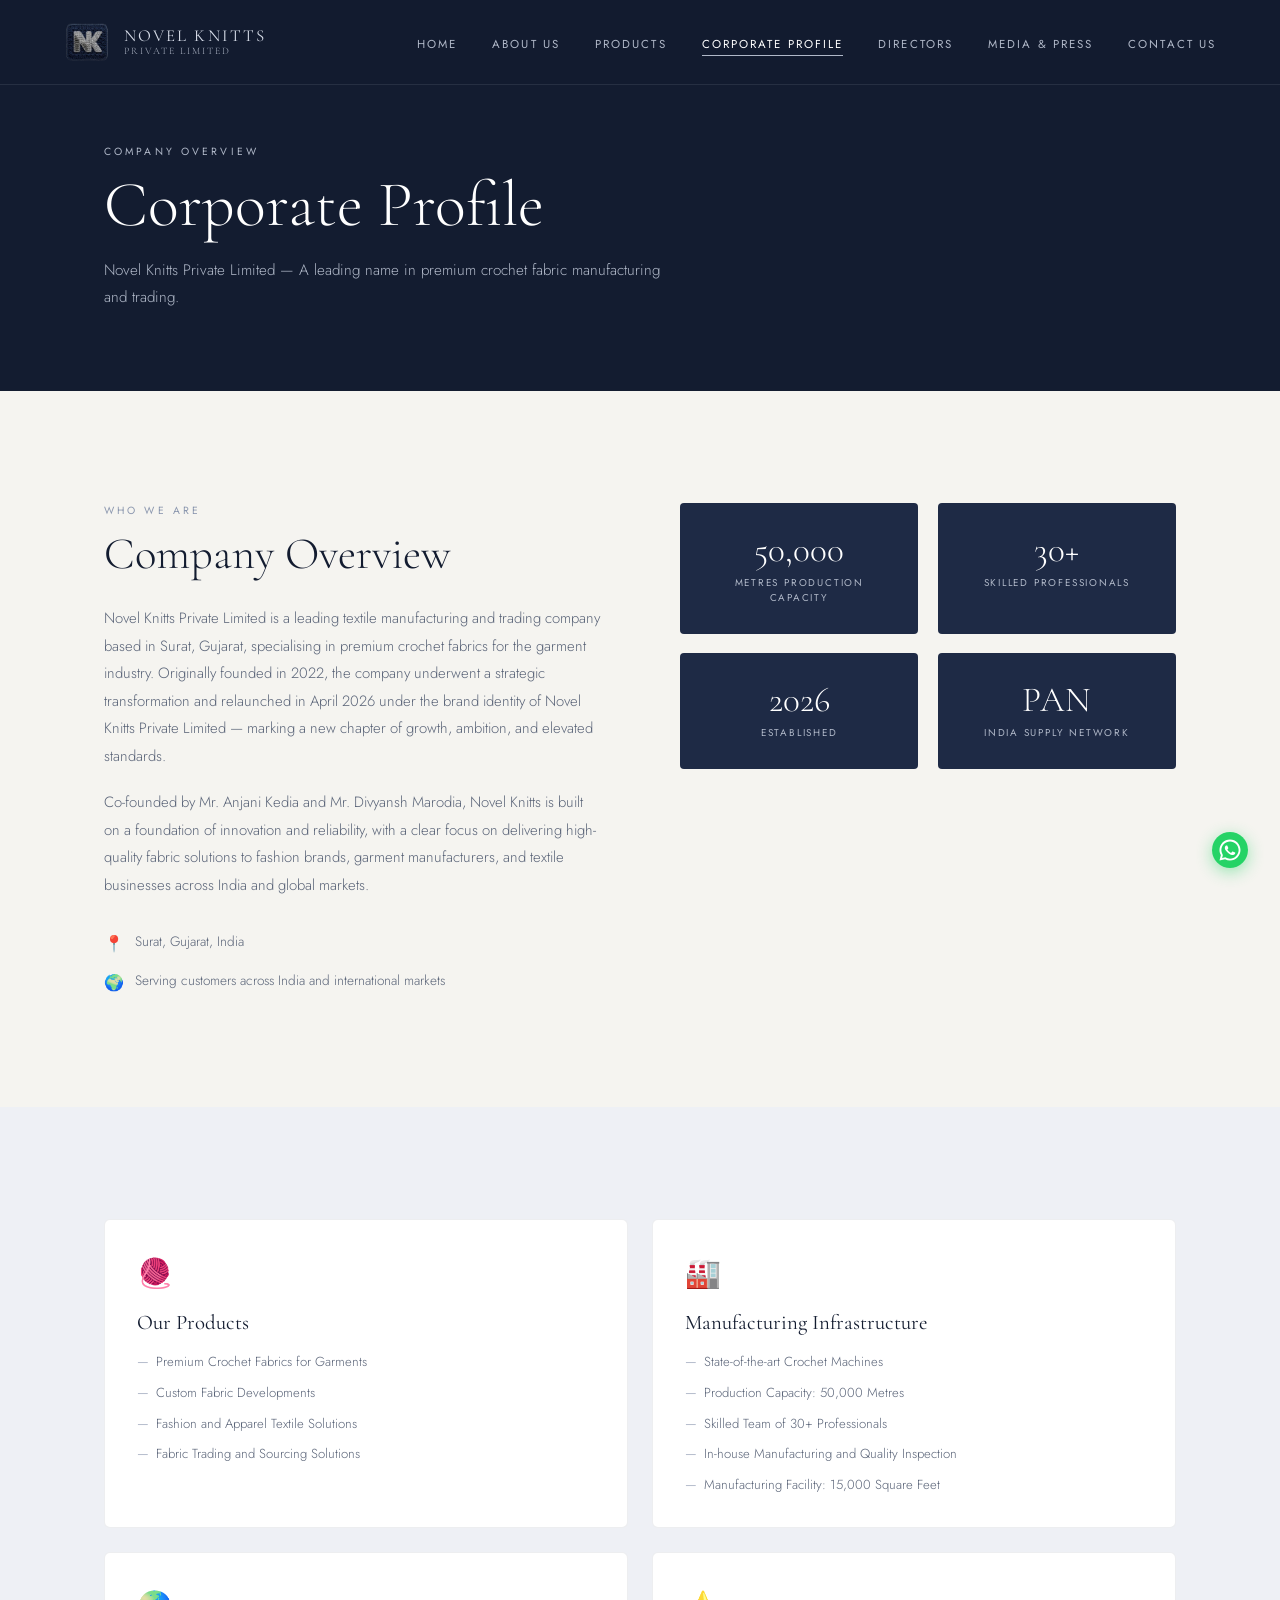
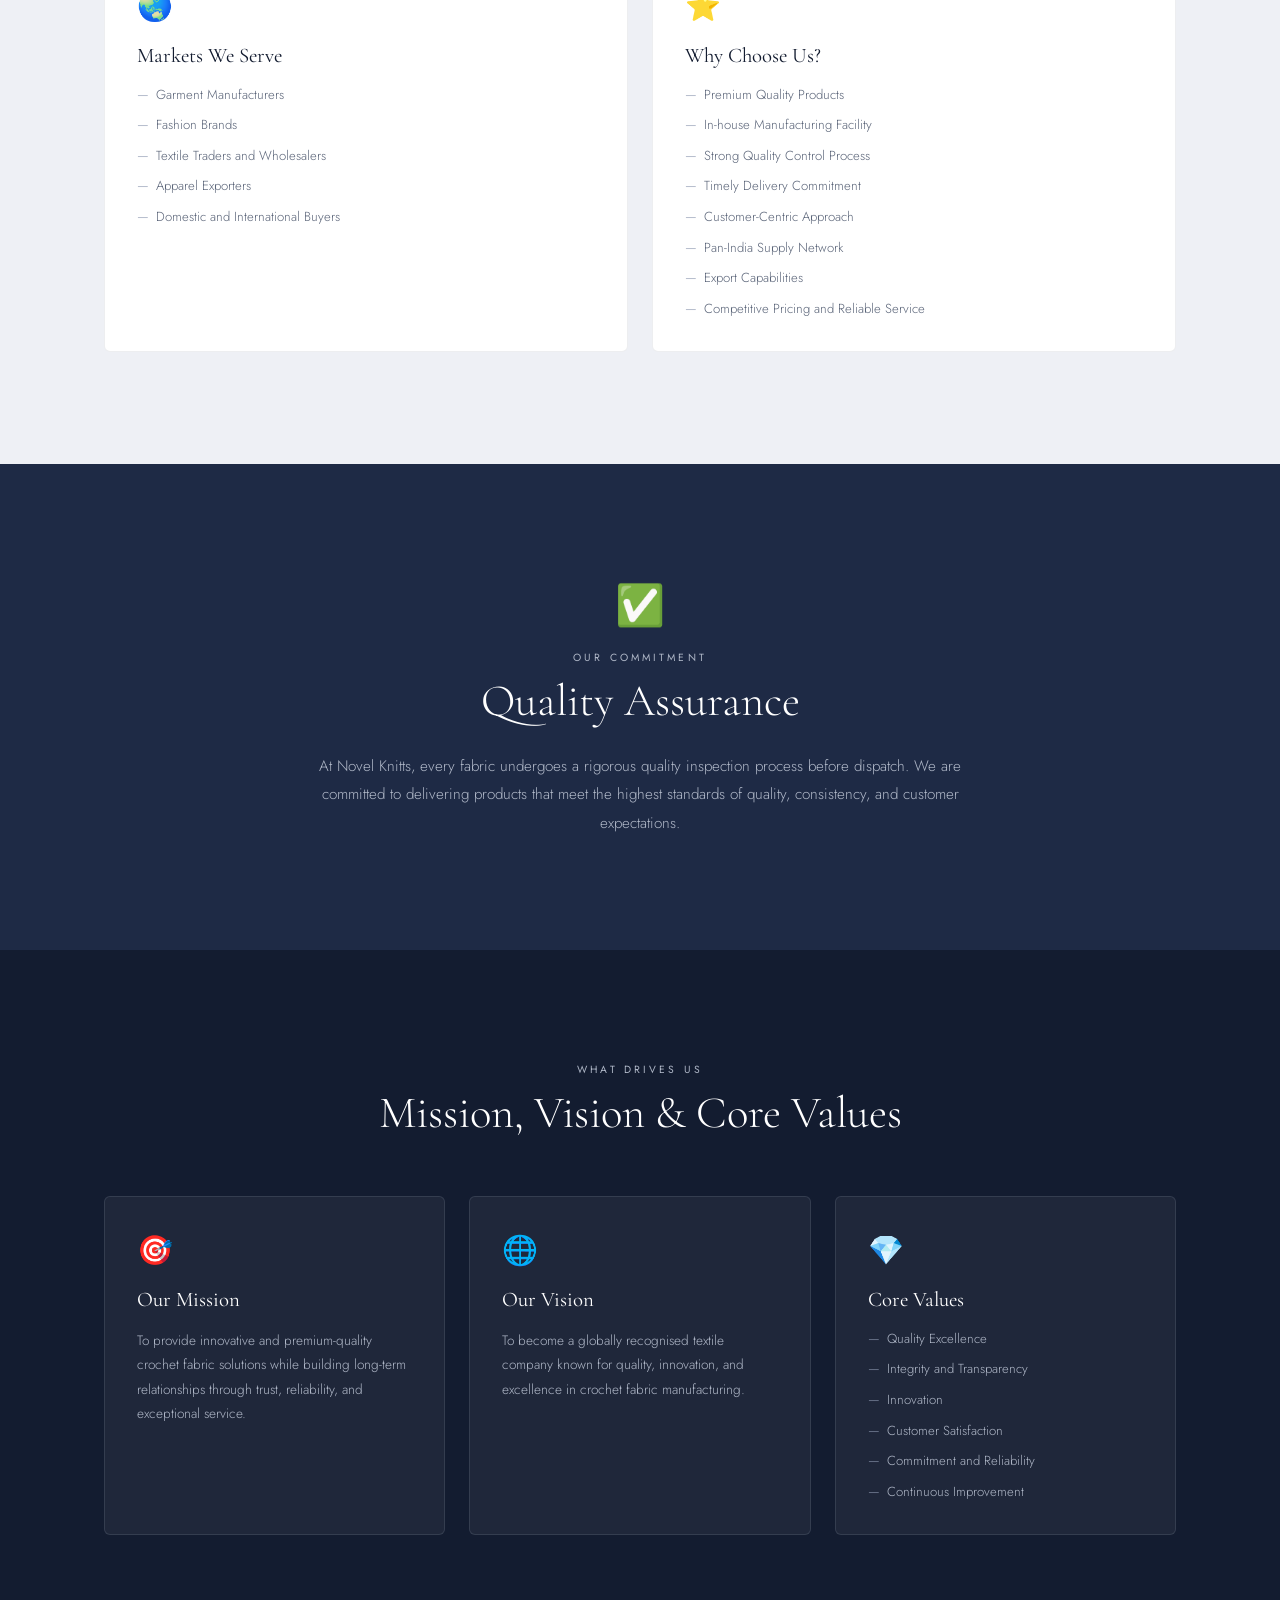
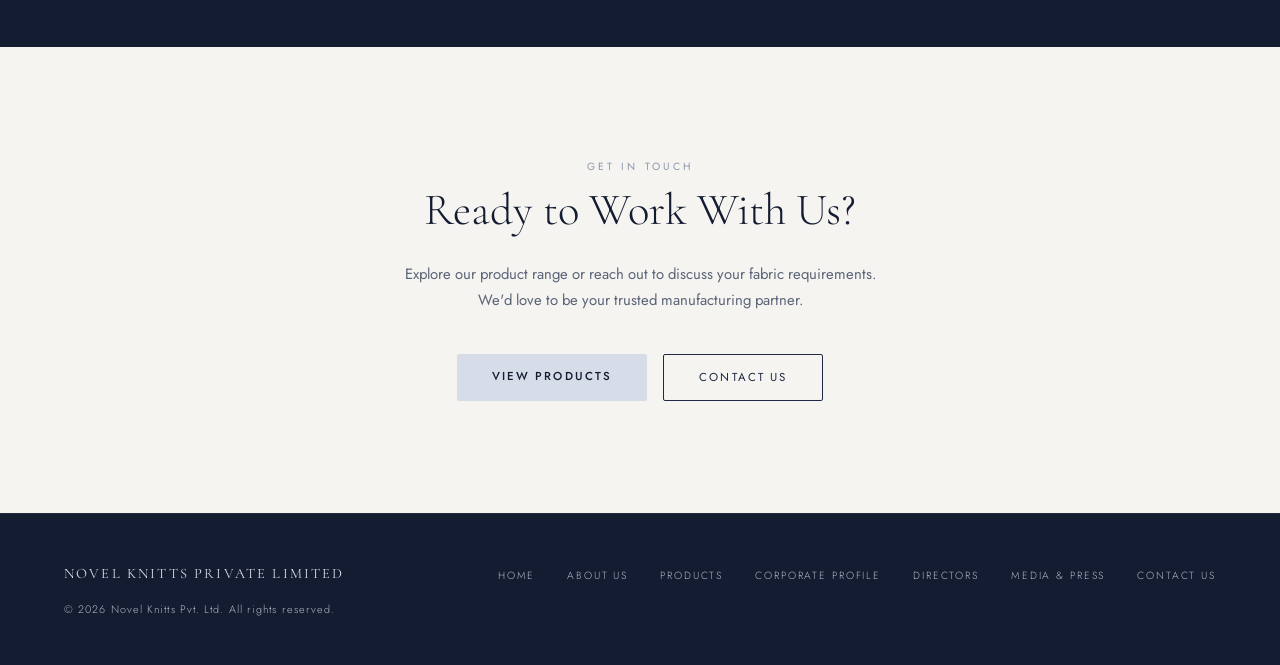
<file: profile.html>
<!DOCTYPE html>
<html lang="en">
<head>
  <meta charset="UTF-8"/>
  <link rel="icon" type="image/png" sizes="32x32" href="logo.png"/>
  <link rel="icon" type="image/png" sizes="16x16" href="logo.png"/>
  <link rel="apple-touch-icon" href="logo.png"/>
  <meta name="google-site-verification" content="wB2t5zb90YR2Ey2p0M3j-EXZ-r_NXPEa5HOiyEDlV1o" />
  <meta name="description" content="Corporate profile of Novel Knitts Private Limited — leading crochet fabric manufacturer in Surat, Gujarat. Quality, innovation, and reliability."/>
  <meta name="keywords" content="crochet fabric, knitted fabric, textile manufacturer, Surat, Gujarat, Novel Knitts, garments, home textiles, premium fabric"/>
  <meta name="author" content="Novel Knitts Private Limited"/>
  <meta property="og:title" content="Novel Knitts Private Limited"/>
  <meta property="og:description" content="Corporate profile of Novel Knitts Private Limited — leading crochet fabric manufacturer in Surat, Gujarat. Quality, innovation, and reliability."/>
  <meta property="og:type" content="website"/>
  
  <meta name="viewport" content="width=device-width, initial-scale=1.0"/>
  <title>Corporate Profile — Novel Knitts Private Limited</title>
  <link href="https://fonts.googleapis.com/css2?family=Cormorant+Garamond:ital,wght@0,300;0,400;0,600;1,300;1,400&family=Jost:wght@200;300;400;500&display=swap" rel="stylesheet"/>
  <link rel="stylesheet" href="https://cdnjs.cloudflare.com/ajax/libs/font-awesome/6.5.0/css/all.min.css"/>
  <link rel="stylesheet" href="shared.css"/>
</head>
<body>

  <nav>
    <a class="nav-logo" href="index.html">
      <img src="logo.png" class="nav-logo-mark-img" alt="Novel Knitts Logo"/>
      <div class="nav-brand">Novel Knitts<span>Private Limited</span></div>
    </a>
    <ul class="nav-links">
      <li><a href="index.html">Home</a></li>
      <li><a href="about.html">About Us</a></li>
      <li><a href="products.html">Products</a></li>
      <li><a href="profile.html" class="active">Corporate Profile</a></li>
      <li><a href="directors.html">Directors</a></li>
      <li><a href="media.html">Media &amp; Press</a></li>
      <li><a href="contact.html">Contact Us</a></li>
    </ul>
    <button class="hamburger" id="hamburgerBtn"><span></span><span></span><span></span></button>
  </nav>
  <div class="mobile-menu" id="mobileMenu">
    <a href="index.html" class="mobile-link">Home</a>
    <a href="about.html" class="mobile-link">About Us</a>
    <a href="products.html" class="mobile-link">Products</a>
    <a href="profile.html" class="mobile-link active">Corporate Profile</a>
    <a href="directors.html" class="mobile-link">Directors</a>
    <a href="media.html" class="mobile-link">Media &amp; Press</a>
    <a href="contact.html" class="mobile-link">Contact Us</a>
  </div>
  <div class="menu-overlay" id="menuOverlay"></div>

  <!-- PAGE HERO -->
  <section class="page-hero bg-dark">
    <div class="container">
      <p class="section-tag" style="color:var(--silver)">Company Overview</p>
      <h1 class="page-hero-title">Corporate Profile</h1>
      <p class="page-hero-desc">Novel Knitts Private Limited — A leading name in premium crochet fabric manufacturing and trading.</p>
    </div>
  </section>

  <!-- COMPANY OVERVIEW -->
  <section class="section-pad bg-cream">
    <div class="container two-col">
      <div>
        <p class="section-tag">Who We Are</p>
        <h2 class="section-title">Company Overview</h2>
        <p class="body-text">Novel Knitts Private Limited is a leading textile manufacturing and trading company based in Surat, Gujarat, specialising in premium crochet fabrics for the garment industry. Originally founded in 2022, the company underwent a strategic transformation and relaunched in April 2026 under the brand identity of Novel Knitts Private Limited — marking a new chapter of growth, ambition, and elevated standards.</p>
        <p class="body-text">Co-founded by Mr. Anjani Kedia and Mr. Divyansh Marodia, Novel Knitts is built on a foundation of innovation and reliability, with a clear focus on delivering high-quality fabric solutions to fashion brands, garment manufacturers, and textile businesses across India and global markets.</p>
        <div class="profile-contact-row">
          <div class="profile-contact-item">
            <span class="profile-contact-icon">📍</span>
            <span>Surat, Gujarat, India</span>
          </div>
          <div class="profile-contact-item">
            <span class="profile-contact-icon">🌍</span>
            <span>Serving customers across India and international markets</span>
          </div>
        </div>
      </div>
      <div class="profile-stats-wrap">
        <div class="profile-stat-card">
          <div class="profile-stat-num">50,000</div>
          <div class="profile-stat-label">Metres Production Capacity</div>
        </div>
        <div class="profile-stat-card">
          <div class="profile-stat-num">30+</div>
          <div class="profile-stat-label">Skilled Professionals</div>
        </div>
        <div class="profile-stat-card">
          <div class="profile-stat-num">2026</div>
          <div class="profile-stat-label">Established</div>
        </div>
        <div class="profile-stat-card">
          <div class="profile-stat-num">PAN</div>
          <div class="profile-stat-label">India Supply Network</div>
        </div>
      </div>
    </div>
  </section>

  <!-- PRODUCTS & INFRASTRUCTURE -->
  <section class="section-pad bg-silver-pale">
    <div class="container">
      <div class="profile-two-grid">

        <div class="profile-block">
          <div class="profile-block-icon">🧶</div>
          <h3 class="profile-block-title">Our Products</h3>
          <ul class="profile-list">
            <li>Premium Crochet Fabrics for Garments</li>
            <li>Custom Fabric Developments</li>
            <li>Fashion and Apparel Textile Solutions</li>
            <li>Fabric Trading and Sourcing Solutions</li>
          </ul>
        </div>

        <div class="profile-block">
          <div class="profile-block-icon">🏭</div>
          <h3 class="profile-block-title">Manufacturing Infrastructure</h3>
          <ul class="profile-list">
            <li>State-of-the-art Crochet Machines</li>
            <li>Production Capacity: 50,000 Metres</li>
            <li>Skilled Team of 30+ Professionals</li>
            <li>In-house Manufacturing and Quality Inspection</li>
            <li>Manufacturing Facility: 15,000 Square Feet</li>
          </ul>
        </div>

        <div class="profile-block">
          <div class="profile-block-icon">🌏</div>
          <h3 class="profile-block-title">Markets We Serve</h3>
          <ul class="profile-list">
            <li>Garment Manufacturers</li>
            <li>Fashion Brands</li>
            <li>Textile Traders and Wholesalers</li>
            <li>Apparel Exporters</li>
            <li>Domestic and International Buyers</li>
          </ul>
        </div>

        <div class="profile-block">
          <div class="profile-block-icon">⭐</div>
          <h3 class="profile-block-title">Why Choose Us?</h3>
          <ul class="profile-list">
            <li>Premium Quality Products</li>
            <li>In-house Manufacturing Facility</li>
            <li>Strong Quality Control Process</li>
            <li>Timely Delivery Commitment</li>
            <li>Customer-Centric Approach</li>
            <li>Pan-India Supply Network</li>
            <li>Export Capabilities</li>
            <li>Competitive Pricing and Reliable Service</li>
          </ul>
        </div>

      </div>
    </div>
  </section>

  <!-- QUALITY ASSURANCE -->
  <section class="section-pad bg-navy">
    <div class="container text-center" style="max-width:800px;">
      <div class="profile-block-icon" style="font-size:2.5rem;margin-bottom:1rem;">✅</div>
      <p class="section-tag" style="color:var(--silver)">Our Commitment</p>
      <h2 class="section-title" style="color:var(--white);">Quality Assurance</h2>
      <p style="font-size:0.95rem;font-weight:300;line-height:1.9;color:var(--silver);margin-bottom:0;">At Novel Knitts, every fabric undergoes a rigorous quality inspection process before dispatch. We are committed to delivering products that meet the highest standards of quality, consistency, and customer expectations.</p>
    </div>
  </section>

  <!-- MISSION VISION VALUES -->
  <section class="section-pad bg-dark">
    <div class="container">
      <div class="text-center" style="margin-bottom:3.5rem;">
        <p class="section-tag" style="color:var(--silver)">What Drives Us</p>
        <h2 class="section-title" style="color:var(--white)">Mission, Vision &amp; Core Values</h2>
      </div>
      <div class="mvv-grid">
        <div class="mvv-card">
          <div class="mvv-icon">🎯</div>
          <h3 class="mvv-title">Our Mission</h3>
          <p class="mvv-text">To provide innovative and premium-quality crochet fabric solutions while building long-term relationships through trust, reliability, and exceptional service.</p>
        </div>
        <div class="mvv-card">
          <div class="mvv-icon">🌐</div>
          <h3 class="mvv-title">Our Vision</h3>
          <p class="mvv-text">To become a globally recognised textile company known for quality, innovation, and excellence in crochet fabric manufacturing.</p>
        </div>
        <div class="mvv-card">
          <div class="mvv-icon">💎</div>
          <h3 class="mvv-title">Core Values</h3>
          <ul class="mvv-list">
            <li>Quality Excellence</li>
            <li>Integrity and Transparency</li>
            <li>Innovation</li>
            <li>Customer Satisfaction</li>
            <li>Commitment and Reliability</li>
            <li>Continuous Improvement</li>
          </ul>
        </div>
      </div>
    </div>
  </section>

  <!-- CTA -->
  <section class="section-pad bg-cream">
    <div class="container text-center">
      <p class="section-tag">Get In Touch</p>
      <h2 class="section-title" style="margin-bottom:1.5rem;">Ready to Work With Us?</h2>
      <p style="font-size:0.93rem;color:#5a6478;max-width:500px;margin:0 auto 2.5rem;line-height:1.8;">Explore our product range or reach out to discuss your fabric requirements. We'd love to be your trusted manufacturing partner.</p>
      <div style="display:flex;gap:1rem;justify-content:center;flex-wrap:wrap;">
        <a href="products.html" class="btn-primary">View Products</a>
        <a href="contact.html" class="btn-outline" style="color:var(--navy);border-color:var(--navy);">Contact Us</a>
      </div>
    </div>
  </section>

  <a href="https://wa.me/919993822323" target="_blank" class="whatsapp-btn">
    <svg viewBox="0 0 48 48" width="36" height="36" xmlns="http://www.w3.org/2000/svg">
      <circle cx="24" cy="24" r="24" fill="#25D366"/>
      <path fill="white" d="M24 10C16.27 10 10 16.27 10 24c0 2.49.67 4.82 1.84 6.83L10 38l7.38-1.81A13.93 13.93 0 0 0 24 38c7.73 0 14-6.27 14-14S31.73 10 24 10zm0 25.5c-2.1 0-4.07-.57-5.76-1.56l-.41-.24-4.28 1.02.99-3.96-.27-.42A11.44 11.44 0 0 1 12.5 24c0-6.34 5.16-11.5 11.5-11.5S35.5 17.66 35.5 24 30.34 35.5 24 35.5zm6.29-8.43c-.34-.17-2.03-.99-2.35-1.1-.31-.11-.54-.17-.77.17-.23.34-.88 1.1-1.08 1.33-.2.23-.4.26-.74.09-.34-.17-1.44-.53-2.74-1.69-1.01-.9-1.7-2.01-1.9-2.35-.2-.34-.02-.52.15-.69.15-.15.34-.4.51-.6.17-.2.23-.34.34-.57.11-.23.06-.43-.03-.6-.09-.17-.77-1.85-1.05-2.53-.28-.67-.56-.58-.77-.59l-.65-.01c-.23 0-.6.09-.91.43-.31.34-1.19 1.16-1.19 2.83s1.22 3.28 1.39 3.51c.17.23 2.4 3.67 5.82 5.14.81.35 1.45.56 1.94.72.82.26 1.56.22 2.15.13.66-.1 2.03-.83 2.32-1.62.29-.8.29-1.48.2-1.62-.08-.14-.31-.23-.65-.4z"/>
    </svg>
  </a>

  <footer>
    <div class="footer-brand">Novel Knitts Private Limited</div>
    <ul class="footer-links">
      <li><a href="index.html">Home</a></li>
      <li><a href="about.html">About Us</a></li>
      <li><a href="products.html">Products</a></li>
      <li><a href="profile.html">Corporate Profile</a></li>
      <li><a href="directors.html">Directors</a></li>
      <li><a href="media.html">Media &amp; Press</a></li>
      <li><a href="contact.html">Contact Us</a></li>
    </ul>
    <p class="footer-copy">© 2026 Novel Knitts Pvt. Ltd. All rights reserved.</p>
  </footer>

  <script src="shared.js"></script>

<style>
  [data-netlify-deploy-id], .netlify-badge, 
  a[href*="netlify.com"][style*="fixed"],
  div[style*="z-index: 99999"], div[style*="z-index:99999"],
  #netlify-dev-badge { 
    display:none!important; opacity:0!important; visibility:hidden!important; 
    pointer-events:none!important; height:0!important; width:0!important;
  }
</style>
<script>
  (function() {
    function removeNetlify() {
      document.querySelectorAll('*').forEach(function(el) {
        var style = el.getAttribute('style') || '';
        var href = el.getAttribute('href') || '';
        if ((style.includes('fixed') || style.includes('z-index')) && href.includes('netlify')) {
          el.parentElement && el.parentElement.remove();
        }
      });
    }
    setTimeout(removeNetlify, 500);
    setTimeout(removeNetlify, 1500);
    setTimeout(removeNetlify, 3000);
    var obs = new MutationObserver(removeNetlify);
    obs.observe(document.body, {childList:true, subtree:true});
  })();
</script>
</body>
</html>
</file>
<file: shared.css>
*, *::before, *::after { margin:0; padding:0; box-sizing:border-box; }

:root {
  --navy: #1e2a45;
  --navy-dark: #131c30;
  --navy-mid: #253354;
  --silver: #b0b8c8;
  --silver-light: #d6dce8;
  --silver-pale: #eef0f5;
  --cream: #f5f4f0;
  --white: #ffffff;
  --accent: #8a96ae;
}

html { scroll-behavior: smooth; }
body { font-family: 'Jost', sans-serif; background: var(--cream); color: var(--navy-dark); overflow-x: hidden; }

/* ── NAV ── */
nav {
  position: fixed; top:0; left:0; right:0; z-index:100;
  display:flex; align-items:center; justify-content:space-between;
  padding:1.2rem 4rem;
  background: rgba(19,28,48,0.97);
  backdrop-filter: blur(12px);
  border-bottom: 1px solid rgba(176,184,200,0.12);
}
.nav-logo { display:flex; align-items:center; gap:0.9rem; text-decoration:none; }
.nav-logo-mark {
  width:42px; height:42px; background:var(--navy-mid); border-radius:8px;
  display:flex; align-items:center; justify-content:center;
  font-family:'Cormorant Garamond',serif; font-weight:600; font-size:1.1rem;
  color:var(--silver-light); border:1.5px solid rgba(176,184,200,0.3); letter-spacing:0.05em;
}
.nav-brand { font-family:'Cormorant Garamond',serif; font-size:1.05rem; font-weight:400; color:var(--silver-light); letter-spacing:0.12em; text-transform:uppercase; line-height:1.2; }
.nav-brand span { display:block; font-size:0.62rem; font-weight:300; color:var(--silver); letter-spacing:0.2em; }
.nav-links { display:flex; gap:2.2rem; list-style:none; }
.nav-links a { font-size:0.72rem; font-weight:400; letter-spacing:0.18em; text-transform:uppercase; color:var(--silver); text-decoration:none; transition:color 0.3s; padding-bottom:3px; border-bottom:1px solid transparent; }
.nav-links a:hover, .nav-links a.active { color:var(--white); border-bottom-color:var(--silver); }

/* ── HAMBURGER ── */
.hamburger { display:none; flex-direction:column; justify-content:center; gap:5px; width:32px; height:32px; background:none; border:none; cursor:pointer; padding:0; }
.hamburger span { display:block; width:100%; height:2px; background:var(--silver-light); transition:transform 0.3s, opacity 0.3s; }
.hamburger.active span:nth-child(1) { transform:translateY(7px) rotate(45deg); }
.hamburger.active span:nth-child(2) { opacity:0; }
.hamburger.active span:nth-child(3) { transform:translateY(-7px) rotate(-45deg); }

.mobile-menu {
  position:fixed; top:0; right:0; width:75%; max-width:320px; height:100vh;
  background:var(--navy-dark); border-left:1px solid rgba(176,184,200,0.15);
  z-index:200; display:flex; flex-direction:column;
  padding:6rem 2.5rem 2rem; gap:1.6rem;
  transform:translateX(100%); transition:transform 0.4s ease;
}
.mobile-menu.active { transform:translateX(0); }
.mobile-link { font-size:0.85rem; font-weight:400; letter-spacing:0.15em; text-transform:uppercase; color:var(--silver-light); text-decoration:none; padding-bottom:1rem; border-bottom:1px solid rgba(176,184,200,0.12); }
.mobile-link.active { color:var(--white); }
.menu-overlay { position:fixed; inset:0; background:rgba(0,0,0,0.5); z-index:150; opacity:0; pointer-events:none; transition:opacity 0.3s; }
.menu-overlay.active { opacity:1; pointer-events:auto; }

/* ── LAYOUT ── */
.container { max-width:1200px; margin:0 auto; padding:0 4rem; }
.section-pad { padding:7rem 0; }
.bg-cream { background:var(--cream); }
.bg-dark { background:var(--navy-dark); }
.bg-navy { background:var(--navy); }
.bg-silver-pale { background:var(--silver-pale); }
.text-center { text-align:center; }
.two-col { display:grid; grid-template-columns:1fr 1fr; gap:5rem; align-items:start; }

/* ── TYPOGRAPHY ── */
.section-tag { font-size:0.65rem; font-weight:400; letter-spacing:0.3em; text-transform:uppercase; color:var(--accent); margin-bottom:0.7rem; }
.section-title { font-family:'Cormorant Garamond',serif; font-size:clamp(2rem,3.5vw,3rem); font-weight:300; color:var(--navy-dark); line-height:1.15; margin-bottom:1.5rem; }
.section-title em { font-style:italic; color:var(--accent); }
.section-link { font-size:0.68rem; font-weight:400; letter-spacing:0.2em; text-transform:uppercase; color:var(--navy); text-decoration:none; border-bottom:1px solid var(--navy); padding-bottom:2px; transition:color 0.3s; }
.body-text { font-size:0.93rem; font-weight:300; line-height:1.85; color:#5a6478; margin-bottom:1.2rem; }

/* ── BUTTONS ── */
.btn-primary { background:var(--silver-light); color:var(--navy-dark); padding:0.9rem 2.2rem; font-size:0.72rem; font-weight:500; letter-spacing:0.18em; text-transform:uppercase; border:none; border-radius:2px; cursor:pointer; text-decoration:none; transition:background 0.3s,transform 0.2s; display:inline-block; }
.btn-primary:hover { background:var(--white); transform:translateY(-1px); }
.btn-outline { background:transparent; color:var(--silver-light); padding:0.9rem 2.2rem; font-size:0.72rem; font-weight:400; letter-spacing:0.18em; text-transform:uppercase; border:1px solid rgba(176,184,200,0.4); border-radius:2px; cursor:pointer; text-decoration:none; transition:border-color 0.3s,color 0.3s; display:inline-block; }
.btn-outline:hover { border-color:var(--silver-light); color:var(--white); }

/* ── HERO ── */
.hero {
  min-height:100vh; background:linear-gradient(155deg,var(--navy-dark) 0%,var(--navy) 45%,#2c3d60 100%);
  display:flex; align-items:center; position:relative; overflow:hidden; padding:0 4rem;
}
.hero::before { content:''; position:absolute; inset:0; }
.hero-content { position:relative; z-index:2; max-width:680px; animation:fadeUp 1s ease both; }
.hero-eyebrow { font-size:0.68rem; font-weight:400; letter-spacing:0.35em; text-transform:uppercase; color:var(--silver); margin-bottom:1.6rem; display:flex; align-items:center; gap:1rem; }
.hero-eyebrow::before { content:''; display:block; width:40px; height:1px; background:var(--silver); }
.hero-title { font-family:'Cormorant Garamond',serif; font-size:clamp(3.2rem,6vw,5.5rem); font-weight:300; line-height:1.08; color:var(--white); margin-bottom:1.8rem; }
.hero-title em { font-style:italic; color:var(--silver-light); }
.hero-desc { font-size:0.95rem; font-weight:300; line-height:1.8; color:var(--silver); max-width:480px; margin-bottom:2.8rem; }
.hero-actions { display:flex; gap:1rem; align-items:center; flex-wrap:wrap; }
.hero-right { position:absolute; right:6%; top:50%; transform:translateY(-50%); z-index:2; display:flex; flex-direction:column; gap:1.2rem; animation:fadeUp 1.2s ease 0.3s both; }
.hero-stat { background:rgba(255,255,255,0.06); border:1px solid rgba(176,184,200,0.15); backdrop-filter:blur(8px); padding:1.5rem 2rem; border-radius:4px; text-align:center; }
.hero-stat-num { font-family:'Cormorant Garamond',serif; font-size:2.4rem; font-weight:300; color:var(--white); line-height:1; }
.hero-stat-label { font-size:0.62rem; font-weight:400; letter-spacing:0.2em; text-transform:uppercase; color:var(--silver); margin-top:0.4rem; }

/* ── PAGE HERO ── */
.page-hero { padding:9rem 0 5rem; }
.page-hero-title { font-family:'Cormorant Garamond',serif; font-size:clamp(2.5rem,5vw,4rem); font-weight:300; color:var(--white); line-height:1.1; margin-bottom:1rem; }
.page-hero-desc { font-size:0.95rem; font-weight:300; color:var(--silver); max-width:560px; line-height:1.8; }

/* ── MARQUEE ── */
.marquee-wrap { background:var(--navy-dark); border-top:1px solid rgba(176,184,200,0.1); border-bottom:1px solid rgba(176,184,200,0.1); overflow:hidden; padding:1rem 0; }
.marquee-track { display:flex; gap:3rem; animation:marquee 22s linear infinite; white-space:nowrap; }
.marquee-item { font-size:0.68rem; font-weight:400; letter-spacing:0.25em; text-transform:uppercase; color:var(--silver); flex-shrink:0; display:flex; align-items:center; gap:3rem; }
.marquee-dot { width:4px; height:4px; border-radius:50%; background:var(--accent); display:inline-block; }

/* ── HOME CATEGORIES ── */
.home-cat-grid { display:grid; grid-template-columns:repeat(4,1fr); gap:1.2rem; margin-top:2rem; }
.home-cat-card { display:flex; flex-direction:column; align-items:center; justify-content:center; padding:3rem 2rem; border-radius:6px; text-decoration:none; transition:transform 0.3s; text-align:center; min-height:220px; }
.home-cat-card:hover { transform:translateY(-4px); }
.bg-navy1 { background:linear-gradient(145deg,#2c3d60,#1e2a45); }
.bg-navy2 { background:linear-gradient(145deg,#1e2a45,#131c30); }
.bg-navy3 { background:linear-gradient(145deg,#344b74,#253354); }
.bg-navy4 { background:linear-gradient(145deg,#253354,#1a2540); }
.cat-icon { font-size:2rem; color:var(--silver); margin-bottom:1rem; }
.home-cat-name { font-family:'Cormorant Garamond',serif; font-size:1.5rem; font-weight:300; color:var(--white); margin-bottom:0.5rem; }
.home-cat-sub { font-size:0.65rem; font-weight:300; letter-spacing:0.15em; color:var(--silver); text-transform:uppercase; }

/* ── PROCESS ── */
.process-steps { display:grid; grid-template-columns:repeat(5,1fr); gap:1rem; position:relative; }
.process-step { padding:0 1.5rem; text-align:center; }
.step-num { width:4rem; height:4rem; border-radius:50%; background:var(--navy-mid); display:flex; align-items:center; justify-content:center; margin:0 auto 1.5rem; font-family:'Cormorant Garamond',serif; font-size:1.3rem; font-weight:300; color:var(--silver-light); border:2px solid rgba(176,184,200,0.2); }
.step-title { font-family:'Cormorant Garamond',serif; font-size:1.15rem; font-weight:400; color:var(--white); margin-bottom:0.7rem; }
.step-desc { font-size:0.78rem; font-weight:300; line-height:1.7; color:var(--silver); }

/* ── TESTIMONIAL ── */
.testimonial-text { font-family:'Cormorant Garamond',serif; font-size:clamp(1.3rem,2.5vw,1.9rem); font-weight:300; font-style:italic; color:var(--silver-light); max-width:780px; margin:0 auto 2rem; line-height:1.5; }
.testimonial-author { font-size:0.68rem; font-weight:400; letter-spacing:0.25em; text-transform:uppercase; color:var(--silver); }

/* ── SECTION HEADER ── */
.section-header { display:flex; justify-content:space-between; align-items:flex-end; margin-bottom:3.5rem; }

/* ── ABOUT PAGE ── */
.about-stats-grid { display:grid; grid-template-columns:1fr 1fr; gap:1.5rem; }
.about-stat { background:var(--navy); padding:2rem; border-radius:4px; text-align:center; }
.about-stat-num { font-family:'Cormorant Garamond',serif; font-size:2.5rem; font-weight:300; color:var(--white); line-height:1; }
.about-stat-label { font-size:0.65rem; font-weight:400; letter-spacing:0.18em; text-transform:uppercase; color:var(--silver); margin-top:0.5rem; }

/* ── CAPABILITIES ── */
.feat-grid { display:grid; grid-template-columns:repeat(3,1fr); gap:1.5rem; }
.feat-card { background:var(--white); padding:2rem; border-radius:4px; border:1px solid rgba(30,42,69,0.08); }
.feat-icon { font-size:1.5rem; margin-bottom:1rem; }
.feat-name { font-family:'Cormorant Garamond',serif; font-size:1.2rem; font-weight:400; color:var(--navy-dark); margin-bottom:0.6rem; }
.feat-desc { font-size:0.8rem; font-weight:300; line-height:1.7; color:#5a6478; }

/* ── LOCATION ── */
.location-card { background:var(--navy-mid); border-radius:8px; display:flex; align-items:center; justify-content:center; min-height:280px; border:1px solid rgba(176,184,200,0.15); }
.location-card-inner { text-align:center; }
.location-label { font-family:'Cormorant Garamond',serif; font-size:1.8rem; font-weight:300; color:var(--white); margin-bottom:0.3rem; }
.location-sublabel { font-size:0.72rem; letter-spacing:0.2em; text-transform:uppercase; color:var(--silver); margin-bottom:1rem; }
.location-pin { font-size:2.5rem; }

/* ── DIRECTORS ── */
.directors-grid { display:flex; flex-direction:column; gap:3rem; }
.director-card { display:grid; grid-template-columns:320px 1fr; gap:3rem; background:var(--white); border-radius:8px; overflow:hidden; border:1px solid rgba(30,42,69,0.08); padding:2.5rem; align-items:start; }
.director-photo-placeholder { width:100%; height:320px; background:var(--silver-pale); border-radius:6px; display:flex; align-items:center; justify-content:center; border:2px dashed rgba(30,42,69,0.15); }
.director-tag { font-size:0.62rem; font-weight:400; letter-spacing:0.3em; text-transform:uppercase; color:var(--accent); margin-bottom:0.5rem; }
.director-name { font-family:'Cormorant Garamond',serif; font-size:2rem; font-weight:300; color:var(--navy-dark); margin-bottom:0.3rem; }
.director-role { font-size:0.78rem; font-weight:400; letter-spacing:0.1em; text-transform:uppercase; color:var(--accent); margin-bottom:1.2rem; }
.director-bio { font-size:0.9rem; font-weight:300; line-height:1.8; color:#5a6478; margin-bottom:1.5rem; }
.director-details { display:grid; grid-template-columns:1fr 1fr; gap:1rem; }
.director-detail-item { background:var(--silver-pale); padding:1rem; border-radius:3px; }
.director-detail-label { font-size:0.6rem; font-weight:400; letter-spacing:0.2em; text-transform:uppercase; color:var(--accent); margin-bottom:0.3rem; display:block; }
.director-detail-val { font-size:0.85rem; font-weight:400; color:var(--navy-dark); }
.directors-note { font-size:0.75rem; color:var(--accent); text-align:center; margin-top:2rem; font-style:italic; }

/* ── CONTACT FORM ── */
.contact-form { display:flex; flex-direction:column; gap:1rem; }
.form-row { display:grid; grid-template-columns:1fr 1fr; gap:1rem; }
.form-group { display:flex; flex-direction:column; gap:0.4rem; }
.form-label { font-size:0.62rem; font-weight:400; letter-spacing:0.2em; text-transform:uppercase; color:var(--accent); }
.form-input, .form-select, .form-textarea { background:var(--white); border:1px solid rgba(30,42,69,0.15); border-radius:2px; padding:0.8rem 1rem; font-family:'Jost',sans-serif; font-size:0.85rem; font-weight:300; color:var(--navy-dark); outline:none; transition:border-color 0.3s; }
.form-input:focus, .form-select:focus, .form-textarea:focus { border-color:var(--navy); }
.form-textarea { resize:vertical; min-height:120px; }
.form-success { color:#27ae60; font-size:0.85rem; text-align:center; margin-top:0.5rem; }
.form-error { color:#c0392b; font-size:0.85rem; text-align:center; margin-top:0.5rem; }

/* ── CONTACT DETAILS ── */
.contact-detail { display:flex; gap:1rem; align-items:flex-start; margin-bottom:1.5rem; }
.contact-detail-icon { width:2.2rem; height:2.2rem; background:var(--navy); border-radius:3px; display:flex; align-items:center; justify-content:center; font-size:0.85rem; flex-shrink:0; }
.contact-detail-label { font-size:0.6rem; font-weight:500; letter-spacing:0.2em; text-transform:uppercase; color:var(--accent); margin-bottom:0.2rem; }
.contact-detail-text { font-size:0.83rem; font-weight:300; line-height:1.6; color:var(--navy-dark); }

/* ── PRODUCTS GALLERY ── */
.prod-header-row { display:flex; justify-content:space-between; align-items:center; margin-bottom:1.5rem; flex-wrap:wrap; gap:1rem; }
.prod-tabs { display:flex; gap:0.8rem; flex-wrap:wrap; }
.prod-tab { font-family:'Jost',sans-serif; font-size:0.72rem; font-weight:500; letter-spacing:0.12em; text-transform:uppercase; color:var(--navy); background:var(--white); border:1px solid rgba(30,42,69,0.2); padding:0.7rem 1.5rem; border-radius:2px; cursor:pointer; transition:all 0.3s; }
.prod-tab.active { background:var(--navy); color:var(--white); }
.admin-login-btn { font-family:'Jost',sans-serif; font-size:0.68rem; font-weight:400; letter-spacing:0.12em; text-transform:uppercase; background:none; border:1px solid rgba(30,42,69,0.25); color:var(--accent); padding:0.6rem 1.2rem; border-radius:2px; cursor:pointer; }
.prod-subtabs { display:flex; gap:0.6rem; flex-wrap:wrap; margin-bottom:2rem; padding-bottom:1.5rem; border-bottom:1px solid rgba(30,42,69,0.1); }
.prod-subtab { font-family:'Jost',sans-serif; font-size:0.68rem; font-weight:400; letter-spacing:0.1em; text-transform:uppercase; color:var(--accent); background:transparent; border:none; border-bottom:2px solid transparent; padding:0.4rem 0.2rem; cursor:pointer; transition:all 0.3s; }
.prod-subtab.active { color:var(--navy); border-bottom-color:var(--navy); font-weight:500; }
.admin-bar { display:flex; align-items:center; gap:1rem; flex-wrap:wrap; background:var(--navy-dark); padding:1rem 1.5rem; border-radius:4px; margin-bottom:2rem; }
.admin-bar-label { font-size:0.72rem; color:var(--silver); flex:1; }
.admin-bar-label strong { color:var(--white); }
.admin-upload-btn { font-size:0.68rem; font-weight:500; letter-spacing:0.1em; text-transform:uppercase; background:var(--silver-light); color:var(--navy-dark); padding:0.6rem 1.2rem; border-radius:2px; cursor:pointer; display:flex; align-items:center; gap:0.5rem; }
.admin-logout-btn { font-size:0.68rem; background:transparent; color:var(--silver); border:1px solid rgba(176,184,200,0.3); padding:0.6rem 1.2rem; border-radius:2px; cursor:pointer; letter-spacing:0.1em; text-transform:uppercase; }
.product-grid { display:grid; grid-template-columns:repeat(auto-fill,minmax(220px,1fr)); gap:1.2rem; min-height:160px; }
.grid-empty { grid-column:1/-1; text-align:center; padding:3rem 1rem; font-size:0.85rem; font-weight:300; color:var(--accent); border:1px dashed rgba(30,42,69,0.2); border-radius:4px; }
.product-photo-card { position:relative; aspect-ratio:1; border-radius:4px; overflow:hidden; background:linear-gradient(90deg,#e8eaf0 25%,#f0f2f7 50%,#e8eaf0 75%); background-size:200% 100%; animation:skeleton 1.5s infinite; cursor:pointer; }
.product-photo-card.loaded { background:var(--silver-pale); animation:none; }
.product-photo-card img { width:100%; height:100%; object-fit:cover; transition:transform 0.4s ease,opacity 0.3s ease; opacity:0; }
.product-photo-card.loaded img { opacity:1; }
.product-photo-card:hover img { transform:scale(1.06); }
.photo-delete-btn { position:absolute; top:0.5rem; right:0.5rem; width:28px; height:28px; border-radius:50%; background:rgba(19,28,48,0.85); color:white; border:none; cursor:pointer; display:flex; align-items:center; justify-content:center; font-size:0.85rem; z-index:3; }
.photo-uploading { display:flex; align-items:center; justify-content:center; aspect-ratio:1; border-radius:4px; background:var(--silver-pale); font-size:0.7rem; color:var(--accent); }

/* ── MODAL ── */
.modal-overlay { position:fixed; inset:0; z-index:500; background:rgba(19,28,48,0.7); display:none; align-items:center; justify-content:center; padding:1.5rem; }
.modal-overlay.active { display:flex; }
.modal-box { background:var(--white); border-radius:6px; padding:2rem; max-width:360px; width:100%; }
.modal-title { font-family:'Cormorant Garamond',serif; font-size:1.4rem; font-weight:400; color:var(--navy-dark); margin-bottom:1.2rem; }
.modal-error { color:#c0392b; font-size:0.78rem; margin-bottom:1rem; }

/* ── LIGHTBOX ── */
.lightbox-overlay { position:fixed; inset:0; z-index:600; background:rgba(10,14,24,0.95); display:none; align-items:center; justify-content:center; padding:2rem; }
.lightbox-overlay.active { display:flex; }
.lightbox-img { max-width:90vw; max-height:85vh; border-radius:4px; object-fit:contain; }
.lightbox-close { position:absolute; top:1.5rem; right:2rem; font-size:2.5rem; color:white; cursor:pointer; font-weight:300; }

/* ── WHATSAPP ── */
.whatsapp-btn { position:fixed; bottom:2rem; right:2rem; z-index:999; display:flex; align-items:center; justify-content:center; border-radius:50%; box-shadow:0 4px 16px rgba(37,211,102,0.45); transition:transform 0.3s,box-shadow 0.3s; text-decoration:none; }
.whatsapp-btn:hover { transform:scale(1.1); box-shadow:0 6px 24px rgba(37,211,102,0.6); }

/* ── FOOTER ── */
footer { background:var(--navy-dark); padding:3rem 4rem; display:flex; align-items:center; justify-content:space-between; border-top:1px solid rgba(176,184,200,0.1); flex-wrap:wrap; gap:1rem; }
.footer-brand { font-family:'Cormorant Garamond',serif; font-size:0.9rem; font-weight:400; letter-spacing:0.15em; text-transform:uppercase; color:var(--silver-light); }
.footer-copy { font-size:0.68rem; font-weight:300; color:var(--silver); letter-spacing:0.1em; }
.footer-links { display:flex; gap:2rem; list-style:none; }
.footer-links a { font-size:0.65rem; font-weight:300; letter-spacing:0.18em; text-transform:uppercase; color:var(--silver); text-decoration:none; transition:color 0.3s; }
.footer-links a:hover { color:var(--white); }

/* ── ANIMATIONS ── */
@keyframes fadeUp { from { opacity:0; transform:translateY(28px); } to { opacity:1; transform:translateY(0); } }
@keyframes marquee { 0% { transform:translateX(0); } 100% { transform:translateX(-50%); } }
@keyframes skeleton { 0% { background-position:200% 0; } 100% { background-position:-200% 0; } }

/* ── RESPONSIVE ── */
@media (max-width:1024px) {
  nav { padding:1rem 1.5rem; }
  .nav-links { display:none; }
  .hamburger { display:flex; }
  .container { padding:0 1.5rem; }
  .section-pad { padding:5rem 0; }
  .hero { padding:0 2rem; padding-top:5rem; }
  .hero-right { display:none; }
  .two-col { grid-template-columns:1fr; gap:3rem; }
  .home-cat-grid { grid-template-columns:1fr 1fr; }
  .feat-grid { grid-template-columns:1fr 1fr; }
  .process-steps { grid-template-columns:1fr 1fr; gap:2rem; }
  .director-card { grid-template-columns:1fr; }
  .director-photo-placeholder { width:100%; height:220px; }
  footer { flex-direction:column; text-align:center; padding:2rem 1.5rem; }
  .footer-links { flex-wrap:wrap; justify-content:center; }
}

@media (max-width:600px) {
  .hero-title { font-size:2.6rem; }
  .home-cat-grid { grid-template-columns:1fr 1fr; gap:0.8rem; }
  .feat-grid { grid-template-columns:1fr; }
  .form-row { grid-template-columns:1fr; }
  .process-steps { grid-template-columns:1fr; }
  .about-stats-grid { grid-template-columns:1fr 1fr; }
}

/* ── MISSION VISION VALUES ── */
.mvv-grid { display:grid; grid-template-columns:repeat(3,1fr); gap:1.5rem; }
.mvv-card { background:rgba(255,255,255,0.05); border:1px solid rgba(176,184,200,0.15); border-radius:6px; padding:2rem; }
.mvv-icon { font-size:1.8rem; margin-bottom:1rem; }
.mvv-title { font-family:'Cormorant Garamond',serif; font-size:1.3rem; font-weight:400; color:var(--white); margin-bottom:1rem; }
.mvv-text { font-size:0.85rem; font-weight:300; line-height:1.8; color:var(--silver); }
.mvv-list { list-style:none; padding:0; display:flex; flex-direction:column; gap:0.6rem; }
.mvv-list li { font-size:0.82rem; font-weight:300; color:var(--silver); padding-left:1.2rem; position:relative; line-height:1.6; }
.mvv-list li::before { content:'—'; position:absolute; left:0; color:var(--accent); }

@media (max-width:1024px) {
  .mvv-grid { grid-template-columns:1fr; }
}

/* ── DIRECTOR EXTRAS ── */
.director-quote { font-family:'Cormorant Garamond',serif; font-size:1.05rem; font-style:italic; font-weight:300; color:var(--navy); border-left:3px solid var(--navy); padding-left:1.2rem; margin:1.5rem 0; line-height:1.7; }
.director-milestone { margin-top:1.5rem; background:var(--silver-pale); padding:1rem 1.2rem; border-radius:3px; }
.milestone-text { font-size:0.83rem; font-weight:300; color:#5a6478; line-height:1.6; margin-top:0.3rem; }
.director-links { display:flex; gap:1rem; margin-top:1.5rem; flex-wrap:wrap; }
.director-link-btn { display:inline-flex; align-items:center; gap:0.5rem; font-size:0.7rem; font-weight:500; letter-spacing:0.12em; text-transform:uppercase; background:var(--navy); color:var(--silver-light); padding:0.65rem 1.2rem; border-radius:2px; text-decoration:none; transition:background 0.3s; }
.director-link-btn:hover { background:var(--navy-mid); }

/* ── CORPORATE PROFILE ── */
.profile-stats-wrap { display:grid; grid-template-columns:1fr 1fr; gap:1.2rem; }
.profile-stat-card { background:var(--navy); padding:1.8rem; border-radius:4px; text-align:center; }
.profile-stat-num { font-family:'Cormorant Garamond',serif; font-size:2.2rem; font-weight:300; color:var(--white); line-height:1; }
.profile-stat-label { font-size:0.62rem; font-weight:400; letter-spacing:0.18em; text-transform:uppercase; color:var(--silver); margin-top:0.5rem; }
.profile-contact-row { display:flex; flex-direction:column; gap:0.8rem; margin-top:2rem; }
.profile-contact-item { display:flex; align-items:flex-start; gap:0.7rem; font-size:0.85rem; font-weight:300; color:#5a6478; line-height:1.6; }
.profile-contact-icon { font-size:1rem; flex-shrink:0; }
.profile-two-grid { display:grid; grid-template-columns:1fr 1fr; gap:1.5rem; }
.profile-block { background:var(--white); border-radius:6px; padding:2rem; border:1px solid rgba(30,42,69,0.08); }
.profile-block-icon { font-size:1.8rem; margin-bottom:1rem; }
.profile-block-title { font-family:'Cormorant Garamond',serif; font-size:1.3rem; font-weight:400; color:var(--navy-dark); margin-bottom:1rem; }
.profile-list { list-style:none; padding:0; display:flex; flex-direction:column; gap:0.6rem; }
.profile-list li { font-size:0.82rem; font-weight:300; color:#5a6478; padding-left:1.2rem; position:relative; line-height:1.6; }
.profile-list li::before { content:'—'; position:absolute; left:0; color:var(--accent); }

@media (max-width:1024px) {
  .profile-two-grid { grid-template-columns:1fr; }
  .profile-stats-wrap { grid-template-columns:1fr 1fr; }
}

/* ── REAL LOGO ── */
.nav-logo-mark-img {
  width: 46px; height: 46px;
  border-radius: 8px;
  object-fit: contain;
  background: transparent;
}

/* ── GOOGLE MAPS ── */
.maps-wrap { display:grid; grid-template-columns:1fr 320px; gap:2rem; align-items:start; }
@media (max-width:1024px) { .maps-wrap { grid-template-columns:1fr; } }

/* ── CERTIFICATIONS ── */
.cert-grid { display:grid; grid-template-columns:repeat(auto-fill,minmax(280px,1fr)); gap:1.5rem; }
.cert-card { background:rgba(255,255,255,0.05); border:1px solid rgba(176,184,200,0.15); border-radius:6px; padding:2rem; text-align:center; }
.cert-placeholder { border-style:dashed; opacity:0.7; }
.cert-icon { font-size:2.5rem; margin-bottom:1rem; }
.cert-name { font-family:'Cormorant Garamond',serif; font-size:1.4rem; font-weight:400; color:var(--white); margin-bottom:0.7rem; }
.cert-desc { font-size:0.82rem; font-weight:300; line-height:1.7; color:var(--silver); }

/* ── SMALLER PRODUCT CARDS ── */
.product-grid {
  grid-template-columns: repeat(auto-fill, minmax(160px, 1fr)) !important;
  gap: 0.9rem !important;
}
.product-photo-card {
  aspect-ratio: 3/4 !important;
}
.photo-design-badge {
  position: absolute; bottom: 0; left: 0; right: 0;
  background: rgba(19,28,48,0.82);
  color: var(--silver-light);
  font-size: 0.62rem; font-weight: 500;
  letter-spacing: 0.1em; text-transform: uppercase;
  padding: 0.35rem 0.6rem;
  text-align: center;
}

/* ── DETAIL MODAL ── */
.detail-modal-box {
  background: var(--white);
  border-radius: 8px;
  max-width: 820px; width: 95%;
  max-height: 90vh; overflow-y: auto;
  display: grid; grid-template-columns: 1fr 1fr;
  position: relative;
}
.detail-img-wrap { background: var(--silver-pale); border-radius: 8px 0 0 8px; overflow: hidden; min-height: 300px; }
.detail-img-wrap img { width: 100%; height: 100%; object-fit: cover; }
.detail-info { padding: 2rem; display: flex; flex-direction: column; gap: 1rem; }
.detail-close {
  position: absolute; top: 1rem; right: 1rem;
  width: 32px; height: 32px; border-radius: 50%;
  background: rgba(19,28,48,0.7); color: white;
  border: none; cursor: pointer; font-size: 1.3rem;
  display: flex; align-items: center; justify-content: center;
  z-index: 10;
}
.detail-field-row {
  display: flex; justify-content: space-between; align-items: center;
  padding: 0.6rem 0;
  border-bottom: 1px solid rgba(30,42,69,0.08);
}
.detail-field-label {
  font-size: 0.65rem; font-weight: 500; letter-spacing: 0.15em;
  text-transform: uppercase; color: var(--accent);
}
.detail-field-val {
  font-size: 0.85rem; font-weight: 400; color: var(--navy-dark);
}
.detail-edit-title {
  font-family: 'Cormorant Garamond', serif;
  font-size: 1.1rem; font-weight: 400; color: var(--navy-dark);
  margin-bottom: 1rem; padding-top: 1rem;
  border-top: 1px solid rgba(30,42,69,0.1);
}
.detail-form-grid {
  display: grid; grid-template-columns: 1fr 1fr; gap: 0.8rem;
}
.detail-form-group {
  display: flex; flex-direction: column; gap: 0.3rem;
}
.detail-form-group label {
  font-size: 0.6rem; font-weight: 500; letter-spacing: 0.15em;
  text-transform: uppercase; color: var(--accent);
}
.detail-form-group input {
  background: var(--silver-pale); border: 1px solid rgba(30,42,69,0.15);
  border-radius: 2px; padding: 0.5rem 0.7rem;
  font-family: 'Jost', sans-serif; font-size: 0.8rem;
  color: var(--navy-dark); outline: none;
}
.detail-form-group input:focus { border-color: var(--navy); }
.detail-save-btn {
  margin-top: 0.8rem; background: var(--navy);
  color: var(--silver-light); border: none; padding: 0.7rem 1.5rem;
  border-radius: 2px; font-family: 'Jost', sans-serif;
  font-size: 0.72rem; font-weight: 500; letter-spacing: 0.12em;
  text-transform: uppercase; cursor: pointer; width: 100%;
}
.detail-save-msg { color: #27ae60; font-size: 0.78rem; text-align: center; }

@media (max-width: 768px) {
  .detail-modal-box { grid-template-columns: 1fr; }
  .detail-img-wrap { border-radius: 8px 8px 0 0; min-height: 220px; }
  .detail-form-grid { grid-template-columns: 1fr; }
  .product-grid { grid-template-columns: repeat(auto-fill, minmax(130px, 1fr)) !important; }
}

/* ── PRESS CARDS ── */
.press-grid { display:grid; grid-template-columns:repeat(auto-fill,minmax(300px,1fr)); gap:1.5rem; }
.press-card { background:var(--white); border-radius:6px; padding:2rem; border:1px solid rgba(30,42,69,0.08); border-top:3px solid var(--navy); transition:transform 0.3s,box-shadow 0.3s; }
.press-card:hover { transform:translateY(-3px); box-shadow:0 8px 24px rgba(30,42,69,0.1); }
.press-date { font-size:0.65rem; font-weight:500; letter-spacing:0.2em; text-transform:uppercase; color:var(--accent); margin-bottom:0.8rem; }
.press-title { font-family:'Cormorant Garamond',serif; font-size:1.25rem; font-weight:400; color:var(--navy-dark); margin-bottom:0.8rem; line-height:1.3; }
.press-desc { font-size:0.82rem; font-weight:300; line-height:1.75; color:#5a6478; margin-bottom:1.2rem; }
.press-tag-row { display:flex; gap:0.5rem; flex-wrap:wrap; }
.press-tag { font-size:0.6rem; font-weight:500; letter-spacing:0.12em; text-transform:uppercase; background:var(--silver-pale); color:var(--navy); padding:0.3rem 0.7rem; border-radius:20px; }

/* ── PRODUCT CARD BADGE ── */
.photo-design-badge {
  position: absolute; bottom: 0; left: 0; right: 0;
  background: rgba(19,28,48,0.88);
  padding: 0.4rem 0.6rem;
  display: flex; flex-direction: column; align-items: center; gap: 0.15rem;
}
.badge-design {
  font-size: 0.6rem; font-weight: 600;
  letter-spacing: 0.12em; text-transform: uppercase;
  color: var(--silver-light);
}
.badge-material {
  font-size: 0.62rem; font-weight: 500;
  letter-spacing: 0.08em; text-transform: uppercase;
  color: var(--white);
}
.badge-click {
  font-size: 0.55rem; font-weight: 300;
  letter-spacing: 0.08em;
  color: var(--silver);
  font-style: italic;
}

/* ── MODAL SCROLL FIX ── */
.modal-overlay {
  align-items: flex-start !important;
  padding: 1.5rem !important;
  overflow-y: auto !important;
}
.modal-box {
  max-height: 90vh;
  overflow-y: auto;
  margin: auto;
}

/* ── HIDE NETLIFY BADGE ── */
[data-netlify-deploy-id],
.netlify-identity-button,
a[href*="netlify.com"][style*="position:fixed"],
a[href*="netlify.com"][style*="position: fixed"],
div[style*="position:fixed"] a[href*="netlify"],
#netlify-identity-widget,
.netlify-badge {
  display: none !important;
  opacity: 0 !important;
  visibility: hidden !important;
  pointer-events: none !important;
}
</file>
